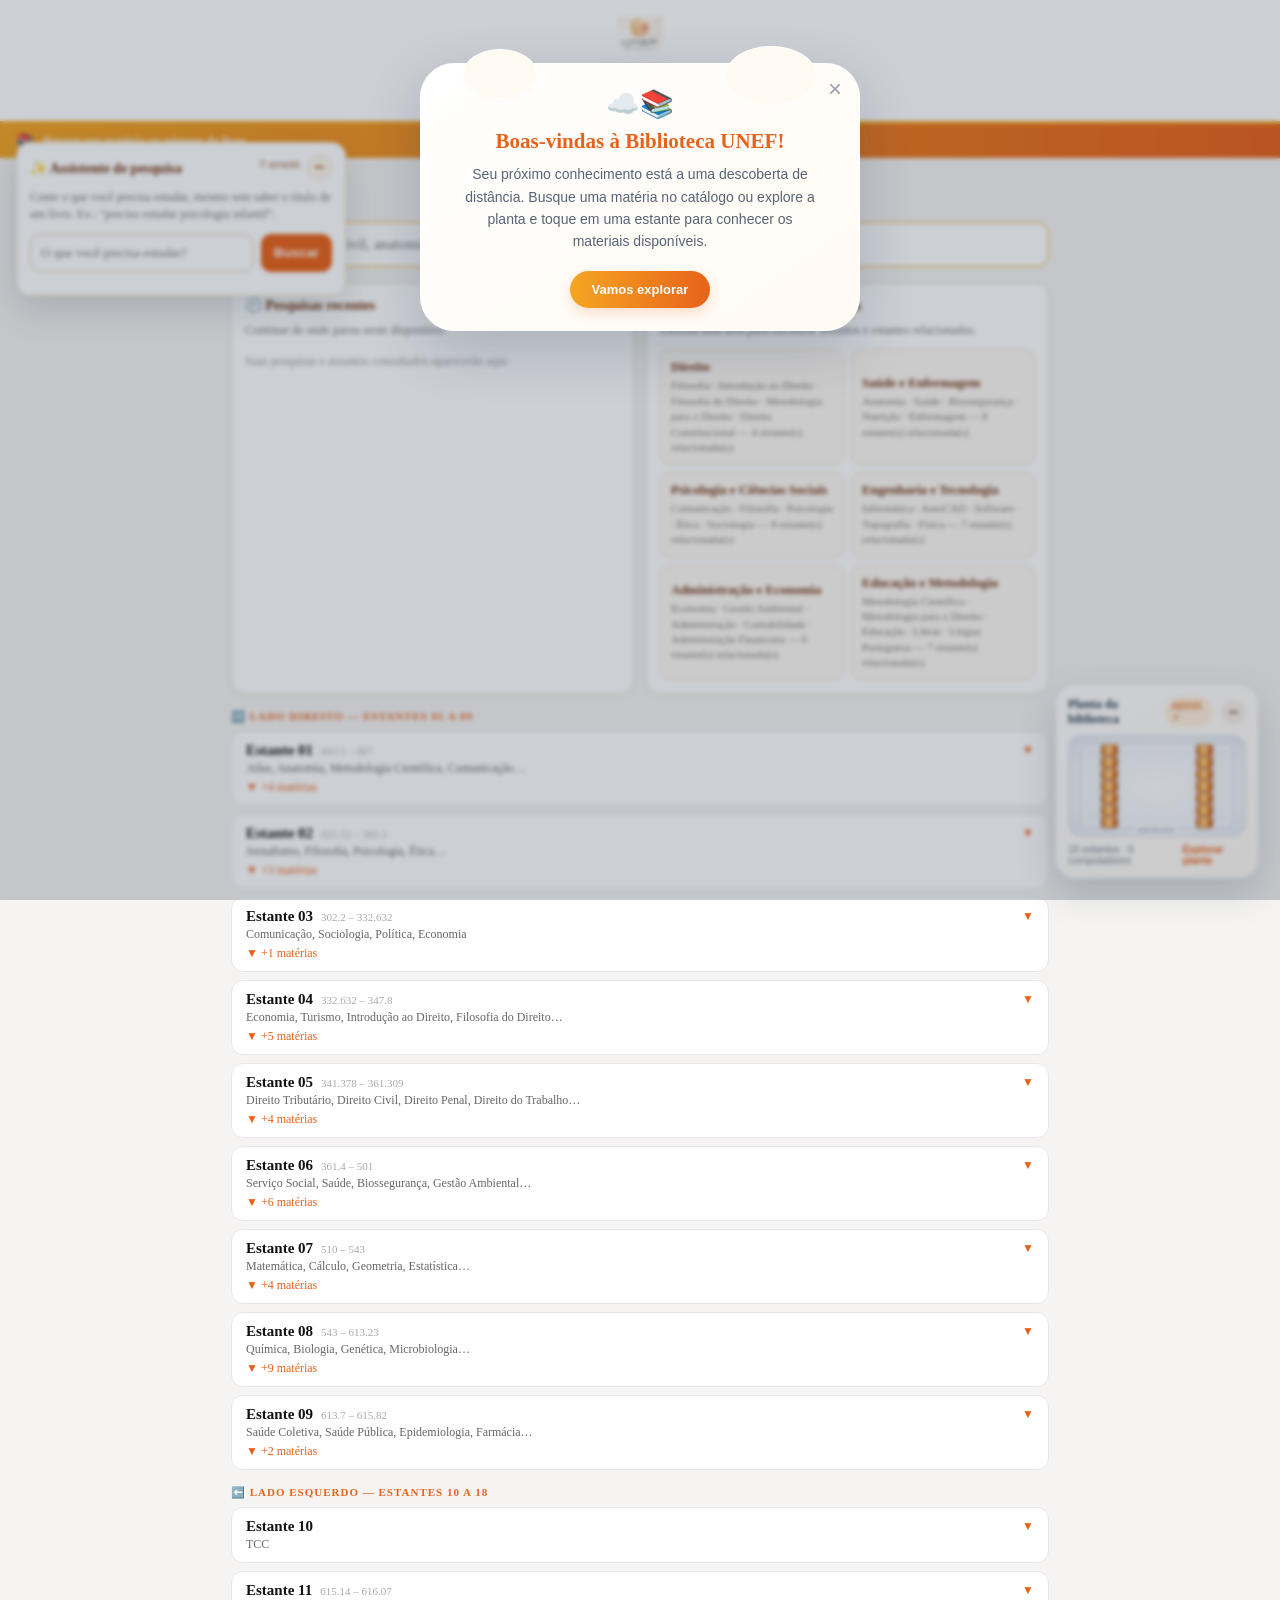
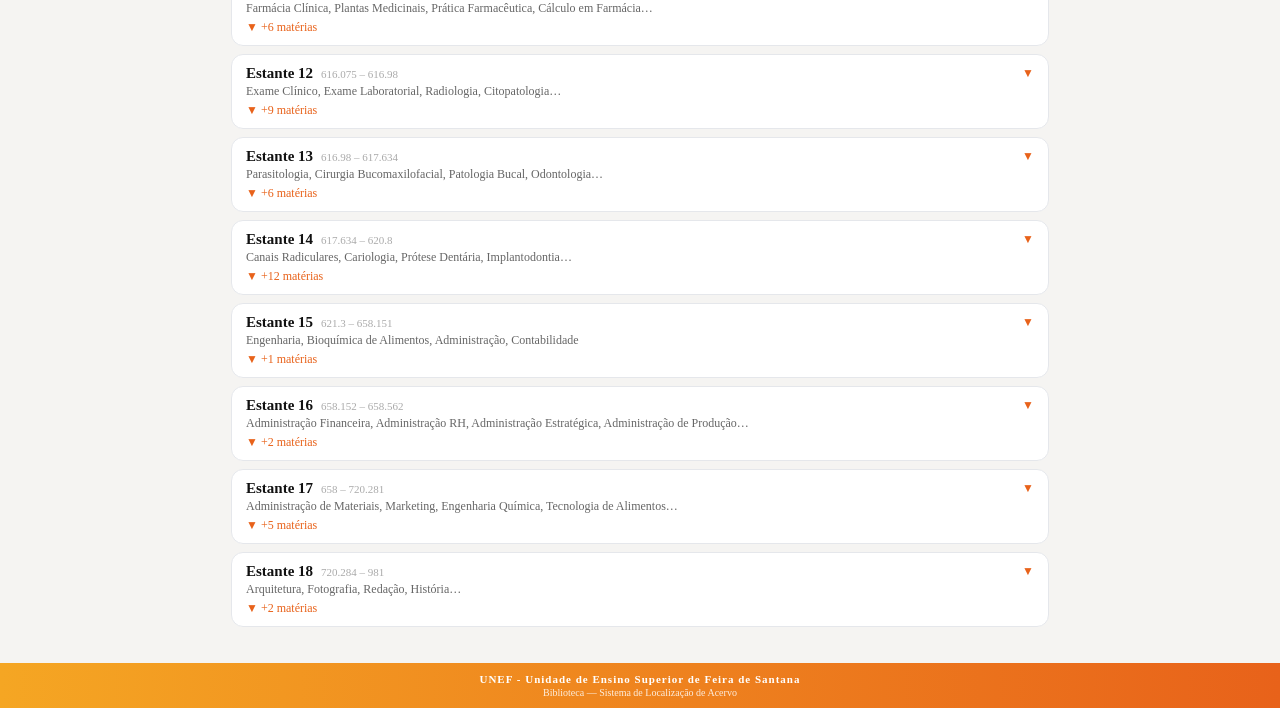
<file: index.html>
<!doctype html><html lang="pt-BR" translate="no" class="notranslate"><head><meta charset="utf-8"><meta name="viewport" content="width=device-width,initial-scale=1"><meta name="google" content="notranslate"><meta name="google" content="notranslate"><title>Biblioteca UNEF — Catálogo e Planta</title>
<style>
:root{--orange:#F5A623;--deep:#E8621A;--gray:#7A7A7A;--bg:#F5F4F2}*{box-sizing:border-box}body{margin:0;background:var(--bg);font-family:Georgia,serif;color:#222;min-height:100vh;display:flex;flex-direction:column}.brand-header{background:#fff;border-bottom:3px solid var(--orange);padding:12px 16px;display:flex;flex-direction:column;align-items:center;gap:6px;box-shadow:0 2px 8px #00000012}.logo{width:44px;height:44px;object-fit:contain}.brand-name{font-size:22px;font-weight:800;letter-spacing:3px;color:var(--deep);line-height:1;text-align:center}.brand-sub{font-size:10px;letter-spacing:1.5px;color:var(--gray);text-transform:uppercase;margin-top:1px;text-align:center}.brand-desc{font-size:10px;color:var(--deep);font-weight:600;margin-top:2px;text-align:center}.orange-strip{background:linear-gradient(90deg,var(--orange),var(--deep));padding:8px 16px;display:flex;align-items:center;gap:8px;color:white;font-size:12px;font-weight:600}.tabs{display:flex;gap:8px;justify-content:center;padding:12px 14px 0;flex-wrap:wrap}.tab{border:1px solid #e5e7eb;border-radius:999px;background:white;color:#7b3b12;padding:9px 16px;font:600 13px Georgia,serif;cursor:pointer}.tab.active{background:var(--deep);color:#fff;border-color:var(--deep)}.view{display:none}.view.active{display:block}.catalog-content{flex:1;padding:16px 16px 28px;max-width:480px;margin:0 auto;width:100%}.search-wrap{position:relative;margin-bottom:16px}.search-icon{position:absolute;left:12px;top:50%;transform:translateY(-50%);font-size:18px;color:#aaa}.search-input{width:100%;padding:13px 40px;font-size:15px;border:1.5px solid var(--orange);border-radius:12px;background:#fff;outline:none;font-family:inherit}.clear{position:absolute;right:12px;top:50%;transform:translateY(-50%);background:none;border:0;font-size:18px;cursor:pointer;color:#aaa}.group-label{font-size:11px;font-weight:700;color:var(--deep);letter-spacing:1px;margin:0 0 8px;text-transform:uppercase}.group-label.second{margin:16px 0 8px}.shelf-card{background:#fff;border:1.5px solid #e5e7eb;border-radius:12px;padding:10px 14px;margin-bottom:8px;cursor:pointer;transition:border .15s}.shelf-card.open,.shelf-card.hit{border:2px solid var(--deep)}.shelf-top{display:flex;align-items:center;justify-content:space-between;gap:8px}.shelf-name{font-size:15px;font-weight:700;color:#111}.range{font-size:11px;color:#aaa}.chevron{font-size:12px;color:var(--deep);font-weight:600}.summary{font-size:12px;color:#666;margin-top:2px;white-space:nowrap;overflow:hidden;text-overflow:ellipsis}.mat-list{font-size:13px;color:#444;margin-top:8px;line-height:1.8}.chip{display:inline-block;background:#FFF0DC;color:#C04A00;border-radius:8px;padding:2px 9px;margin:2px 3px;font-size:12px}.tcc{display:inline-block;background:#FAC775;color:#633806;border-radius:8px;padding:2px 10px;font-weight:600;font-size:12px}.extra{font-size:12px;color:var(--deep);margin-top:4px}.results-count{font-size:13px;color:#888;margin:0 0 10px}.no-results{text-align:center;color:#aaa;padding:32px 0;font-size:15px}.map-wrap{padding:12px;max-width:1500px;margin:0 auto;width:100%;height:calc(100vh - 225px);min-height:650px}.map-frame{width:100%;height:100%;border:0;border-radius:12px;background:#fff;box-shadow:0 2px 12px #00000012}.map-note{font:12px Arial,sans-serif;color:#666;text-align:center;margin:0 12px 12px}.footer{background:linear-gradient(90deg,var(--orange),var(--deep));padding:10px 16px;text-align:center;color:#fff}.footer-main{font-size:11px;letter-spacing:1px;font-weight:700}.footer-sub{font-size:10px;opacity:.85;margin-top:2px}@media(max-width:600px){.map-wrap{height:calc(100vh - 230px);min-height:620px;padding:8px}.tabs{padding-top:10px}.shelf-top{align-items:flex-start}.range{white-space:nowrap}}

/* Interações suaves no catálogo */
.shelf-card{position:relative;overflow:hidden;transform:translateZ(0);transition:transform .22s cubic-bezier(.2,.8,.2,1),box-shadow .22s ease,border-color .22s ease,background .22s ease}
.shelf-card::before{content:"";position:absolute;inset:0 auto 0 0;width:3px;background:linear-gradient(180deg,var(--orange),var(--deep));transform:scaleY(0);transform-origin:center;transition:transform .22s ease}
.shelf-card:hover{transform:translateY(-2px);box-shadow:0 8px 20px #5a351515;border-color:#f3b45b;background:#fffdfa}
.shelf-card:hover::before,.shelf-card.open::before,.shelf-card.hit::before{transform:scaleY(1)}
.shelf-card:active{transform:scale(.995)}
.chip,.tcc,.tab{transition:transform .18s ease,box-shadow .18s ease,background .18s ease}
.chip:hover,.tcc:hover{transform:translateY(-1px);box-shadow:0 3px 8px #c04a001c}
.tab:hover{transform:translateY(-1px);box-shadow:0 4px 12px #e8621a22}
.search-input{transition:box-shadow .2s ease,border-color .2s ease}
.search-input:focus{border-color:var(--deep);box-shadow:0 0 0 4px #f5a62326}
button{transition:transform .18s ease,box-shadow .18s ease,background .18s ease}
button:focus-visible,.shelf-card:focus-visible{outline:3px solid #f5a62380;outline-offset:3px}
@media(prefers-reduced-motion:reduce){*,*::before,*::after{scroll-behavior:auto!important;transition:none!important;animation:none!important}}
/* Planta em janela modal e minimapa flutuante */
#mapView.view{display:none;position:fixed;inset:0;z-index:1000;background:#17283eb8;backdrop-filter:blur(5px);padding:clamp(10px,2.5vw,28px);align-items:center;justify-content:center;opacity:0;pointer-events:none;transition:opacity .22s ease}
#mapView.view.active{display:flex;opacity:1;pointer-events:auto}
#mapView .map-wrap{height:min(88vh,1000px);min-height:0;max-width:1500px;width:min(96vw,1500px);padding:0;position:relative}
#mapView .map-frame{border-radius:18px;box-shadow:0 24px 80px #0004}
#mapView .map-note{display:none}
.map-close{position:absolute;right:12px;top:12px;z-index:4;width:42px;height:42px;border:0;border-radius:50%;background:#fff;color:#243449;font:28px/1 Arial,sans-serif;box-shadow:0 4px 18px #0002;cursor:pointer}
.map-close:hover{background:#fff2df;transform:rotate(4deg) scale(1.04)}
.minimap-launcher{position:fixed;right:22px;bottom:22px;z-index:900;touch-action:pan-y;cursor:grab;user-select:none;-webkit-user-select:none;width:202px;border:1px solid #ffffffd9;border-radius:20px;padding:11px;background:linear-gradient(145deg,#fff 0%,#fffaf3 100%);box-shadow:0 14px 38px #17283e2b, inset 0 1px 0 #fff;cursor:pointer;text-align:left;color:#222;font-family:Georgia,serif;transition:transform .28s cubic-bezier(.2,.8,.2,1),box-shadow .28s ease,width .28s cubic-bezier(.2,.8,.2,1),height .28s cubic-bezier(.2,.8,.2,1),padding .28s ease,border-radius .28s ease,background .28s ease}
.minimap-launcher:hover{transform:translateY(-2px);box-shadow:0 16px 38px #17283e38}.minimap-launcher.dragging{cursor:grabbing;transform:none;transition:box-shadow .12s ease;box-shadow:0 18px 42px #17283e55}.minimap-launcher.dragging *{pointer-events:none}
.minimap-heading{display:flex;align-items:center;justify-content:space-between;gap:8px;margin-bottom:8px}
.minimap-heading strong{font-size:12px;color:#243449;letter-spacing:.1px}
.minimap-heading span{font:10px Arial,sans-serif;color:var(--deep);background:#fff0dc;border-radius:999px;padding:4px 6px}
.minimap-art{position:relative;height:102px;border-radius:13px;overflow:hidden;background:radial-gradient(ellipse at center,#ffffff 0%,#f0f3f6 70%,#e5eaf0 100%);border:1px solid #dfe5ec;box-shadow:inset 0 2px 8px #2434490b}
.minimap-art::before{content:"";position:absolute;inset:8px 12px;border:1px solid #cbd4de;border-radius:7px;box-shadow:inset 0 0 0 4px #ffffff99}.minimap-art::after{content:"ENTRADA";position:absolute;bottom:2px;left:50%;transform:translateX(-50%);font:700 6px Arial,sans-serif;letter-spacing:1px;color:#8c98a5;background:#f6f8fa;padding:1px 4px;border-radius:4px}
.mini-shelf{position:absolute;width:10%;height:12%;border-radius:3px;background:linear-gradient(90deg,#b95b27 0%,#f0a84b 22%,#ffd58a 48%,#e98230 78%,#a94a1d 100%);border:1px solid #b96b34;box-shadow:0 2px 3px #26384a24,inset 0 1px 0 #fff8;transition:transform .2s cubic-bezier(.2,.8,.2,1),filter .2s ease}
.minimap-launcher:hover .mini-shelf{filter:saturate(1.15)}
.mini-shelf.left{left:18%}.mini-shelf.right{right:18%}.minimap-launcher:hover .mini-shelf{transform:scale(1.06)}
.minimap-caption{display:flex;align-items:center;justify-content:space-between;margin-top:7px;font:10px Arial,sans-serif;color:#77808c}
.minimap-caption b{color:#e8621a;font-weight:700}
.minimap-collapse{border:0;background:#f7f0e8;color:#6f4a2b;border-radius:50%;width:25px;height:25px;padding:0;display:inline-flex;align-items:center;justify-content:center;font:700 17px/1 Arial,sans-serif;box-shadow:none;flex:0 0 auto;cursor:pointer}
.minimap-launcher.iconized{width:56px;height:56px;min-height:56px;padding:0;border-radius:50%;display:flex;align-items:center;justify-content:center;text-align:center;background:linear-gradient(145deg,#fff,#fff4e6);box-shadow:0 10px 28px #17283e38;border-color:#fff;overflow:hidden}
.minimap-launcher.iconized:before{content:"🗺️";font-size:25px;animation:miniIconPop .28s cubic-bezier(.2,.8,.2,1) both}
.minimap-launcher.iconized>*{display:none!important}
.minimap-launcher.iconized:hover{transform:scale(1.07)}@keyframes miniIconPop{from{opacity:.3;transform:scale(.7) rotate(-12deg)}to{opacity:1;transform:scale(1) rotate(0)}}
@media(max-width:600px){.minimap-launcher{right:12px;bottom:12px;width:158px;padding:8px}.minimap-art{height:78px}.minimap-heading strong{font-size:11px}#mapView .map-wrap{height:90vh;width:96vw}}


/* Boas-vindas em formato de nuvem */
#welcomeShade{position:fixed;inset:0;z-index:2000;display:flex;align-items:flex-start;justify-content:center;padding:clamp(18px,7vh,70px) 16px 20px;background:rgba(23,40,62,.22);backdrop-filter:blur(2px);animation:welcomeFade .28s ease both}
#welcomeCloud{position:relative;width:min(440px,94vw);padding:27px 25px 22px;border:1px solid #fff;border-radius:34px;background:linear-gradient(145deg,#fff 0%,#fffaf2 100%);box-shadow:0 18px 55px #17283e30;text-align:center;color:#243449;animation:cloudPop .45s cubic-bezier(.2,.8,.2,1) both}
#welcomeCloud:before,#welcomeCloud:after{content:"";position:absolute;background:#fffaf2;border:1px solid #fff;border-radius:50%;z-index:-1}
#welcomeCloud:before{width:72px;height:48px;top:-15px;left:42px;box-shadow:0 2px 5px #17283e05}
#welcomeCloud:after{width:90px;height:58px;top:-18px;right:42px}
#welcomeCloud .welcome-icon{font-size:27px;line-height:1;margin-bottom:10px}
#welcomeCloud h2{margin:0 0 9px;color:#e8621a;font:800 21px/1.25 Georgia,serif}
#welcomeCloud p{margin:0 auto 18px;max-width:350px;color:#586474;font:14px/1.6 Arial,sans-serif}
#welcomeClose{border:0;border-radius:999px;background:linear-gradient(90deg,#f5a623,#e8621a);color:white;padding:11px 22px;font:700 13px Arial,sans-serif;cursor:pointer;box-shadow:0 5px 13px #e8621a30}
#welcomeClose:hover{filter:brightness(1.04);transform:translateY(-1px)}
#welcomeDismiss{position:absolute;top:8px;right:12px;border:0;background:transparent;color:#9aa3ad;font:24px/1 Arial,sans-serif;padding:5px;cursor:pointer}
@keyframes welcomeFade{from{opacity:0}to{opacity:1}}
@keyframes cloudPop{from{opacity:0;transform:translateY(-12px) scale(.94)}to{opacity:1;transform:translateY(0) scale(1)}}
@media(max-width:480px){#welcomeShade{padding-top:52px}#welcomeCloud{padding:25px 19px 20px;border-radius:29px}#welcomeCloud h2{font-size:19px}#welcomeCloud p{font-size:13px}}
@media(prefers-reduced-motion:reduce){#welcomeShade,#welcomeCloud{animation:none}.minimap-launcher,.assistant-panel,.shelf-book,.mini-shelf{transition:none!important}}


/* Recursos de descoberta: histórico, guias e assistente */
.discovery-tools{display:grid;gap:12px;margin:0 0 16px}
.tool-panel{background:#fff;border:1px solid #eadfd3;border-radius:14px;padding:13px;box-shadow:0 2px 8px #00000008}
.tool-heading{display:flex;align-items:center;gap:8px;font-size:14px;font-weight:700;color:#71320e;margin:0 0 8px}
.tool-sub{font-size:12px;color:#777;line-height:1.45;margin:0 0 10px}
.recent-list,.guide-list,.assistant-results{display:grid;gap:7px}
.recent-item,.guide-button,.assistant-go{width:100%;text-align:left;border:1px solid #f0dfcc;background:#fffaf4;color:#66370f;border-radius:10px;padding:9px 10px;font:inherit;cursor:pointer}
.recent-item{font-size:12px;display:flex;align-items:center;justify-content:space-between;gap:8px}
.recent-empty{font-size:12px;color:#999;padding:5px 0}.recent-time{font-size:10px;color:#9a8b7c;font-weight:500}
.guide-button strong,.assistant-go strong{display:block;font-size:13px;color:#6e310f}
.guide-button small,.assistant-go small{display:block;font-size:11px;color:#777;margin-top:3px;line-height:1.4}
.assistant-form{display:flex;gap:7px}
.assistant-input{min-width:0;flex:1;border:1px solid #e7c7a5;border-radius:10px;padding:10px;font:13px Georgia,serif;outline-color:#e8621a}
.assistant-submit{border:0;border-radius:10px;background:#e8621a;color:white;padding:0 13px;font-weight:700;cursor:pointer}
.assistant-results{margin-top:10px}
 .assistant-note{font-size:12px;color:#777;line-height:1.45}
/* Assistente flutuante e reposicionável, sem ocupar espaço do catálogo */
.tool-panel.assistant-panel{position:fixed;top:142px;left:16px;width:min(330px,calc(100vw - 24px));max-height:min(68vh,620px);overflow:auto;z-index:850;box-shadow:0 12px 36px #17283e2b;border:1px solid #f0d8bd;touch-action:pan-y;transform:translateZ(0);transition:width .28s cubic-bezier(.2,.8,.2,1),height .28s cubic-bezier(.2,.8,.2,1),max-height .28s ease,padding .28s ease,border-radius .28s ease,box-shadow .24s ease,opacity .2s ease}
.assistant-panel .tool-heading{cursor:grab;user-select:none;-webkit-user-select:none;touch-action:none;padding:4px 28px 4px 0;position:relative}
.assistant-panel .tool-heading:after{content:"⠿ arraste";position:absolute;right:32px;top:3px;font:10px Arial,sans-serif;color:#a36b40}.assistant-collapse{position:absolute;right:0;top:-1px;width:25px;height:25px;padding:0;border:1px solid #f0dfcc;border-radius:50%;background:#fff7ec;color:#9a4b19;font:700 17px/1 Arial,sans-serif;display:inline-flex;align-items:center;justify-content:center;cursor:pointer;z-index:2;box-shadow:none}.assistant-collapse:hover{background:#ffead0;transform:scale(1.06)}
.assistant-panel.dragging{box-shadow:0 18px 45px #17283e40;opacity:.97}
.assistant-panel.minimized{width:54px;height:54px;min-height:54px;max-height:54px;overflow:hidden;padding:0;border-radius:50%;display:flex;align-items:center;justify-content:center;background:linear-gradient(145deg,#fff,#fff4e6);box-shadow:0 10px 28px #17283e38;cursor:pointer;border-color:#fff}
.assistant-panel.minimized .tool-sub,.assistant-panel.minimized .assistant-form,.assistant-panel.minimized .assistant-results{display:none}
.assistant-panel.minimized .tool-heading{margin:0;padding:0;width:100%;height:100%;display:flex;align-items:center;justify-content:center;cursor:grab;font-size:0;line-height:0}
.assistant-panel.minimized .tool-heading:before{content:"🔎";font-size:25px;line-height:1}
.assistant-panel.minimized .tool-heading:after,.assistant-panel.minimized .assistant-collapse{display:none}
.assistant-correct{border:1px solid #f3d1a8;border-radius:9px;background:#fff8ec;padding:9px;margin:6px 0;font:12px/1.45 Arial,sans-serif;color:#64421f}
.assistant-correct button{border:0;background:transparent;color:#c45112;font-weight:700;text-decoration:underline;cursor:pointer;padding:2px}
.assistant-correct .correct-label{display:block;color:#8b7a68;margin-bottom:3px}
@media(max-width:600px){.tool-panel.assistant-panel{top:116px;left:8px;width:min(300px,calc(100vw - 16px));max-height:56vh;padding:11px}.assistant-panel.minimized{width:50px;height:50px;min-height:50px;max-height:50px;padding:0}.assistant-panel .tool-heading:after{content:"⠿ mover"}.assistant-panel.minimized .tool-heading:after,.assistant-panel.minimized .assistant-collapse{display:none}}
@media(min-width:800px){.catalog-content{max-width:850px}.discovery-tools{grid-template-columns:1fr 1fr}.tool-panel.assistant-panel{grid-column:1/-1}.guide-list{grid-template-columns:1fr 1fr}}

</style></head><body>
<div id="welcomeShade" role="dialog" aria-modal="true" aria-labelledby="welcomeTitle" aria-describedby="welcomeText">
  <div id="welcomeCloud">
    <button id="welcomeDismiss" type="button" aria-label="Fechar mensagem de boas-vindas">×</button>
    <div class="welcome-icon" aria-hidden="true">☁️📚</div>
    <h2 id="welcomeTitle">Boas-vindas à Biblioteca UNEF!</h2>
    <p id="welcomeText">Seu próximo conhecimento está a uma descoberta de distância. Busque uma matéria no catálogo ou explore a planta e toque em uma estante para conhecer os materiais disponíveis.</p>
    <button id="welcomeClose" type="button">Vamos explorar</button>
  </div>
</div>
<header class="brand-header"><img class="logo" src="[data-uri]" alt="Logo UNEF"><div><div class="brand-name">UNEF</div><div class="brand-sub">Centro Universitário</div><div class="brand-desc">Biblioteca · Localizador de Livros</div></div></header>
<div class="orange-strip"><span style="font-size:15px">📚</span><span id="stripText">Busque por matéria ou número do livro</span></div>
<nav class="tabs" aria-label="Navegação da biblioteca"><button class="tab active" id="catalogTab" type="button">📚 Catálogo por estante</button><button class="tab" id="mapTab" type="button">🗺️ Planta interativa</button></nav>
<section class="view active" id="catalogView"><main class="catalog-content"><div class="search-wrap"><span class="search-icon">🔍</span><input id="catalogSearch" class="search-input" type="text" placeholder="Ex: direito civil, anatomia, 616.5..." aria-label="Buscar matéria ou número do livro"><button id="catalogClear" class="clear" style="display:none" aria-label="Limpar busca">✕</button></div><div class="discovery-tools" aria-label="Recursos de pesquisa">
<section class="tool-panel" aria-labelledby="recentHeading"><h2 class="tool-heading" id="recentHeading">🕘 Pesquisas recentes</h2><p class="tool-sub">Continue de onde parou neste dispositivo.</p><div id="recentSearches" class="recent-list"><div class="recent-empty">Suas pesquisas aparecerão aqui.</div></div></section>
<section class="tool-panel" aria-labelledby="guidesHeading"><h2 class="tool-heading" id="guidesHeading">🎓 Guias de estudo por disciplina</h2><p class="tool-sub">Escolha uma área para encontrar assuntos e estantes relacionados.</p><div id="studyGuides" class="guide-list"></div></section>
<section class="tool-panel assistant-panel" id="assistantPanel" aria-labelledby="assistantHeading"><h2 class="tool-heading" id="assistantHeading" title="Segure e arraste para mover">✨ Assistente de pesquisa<button type="button" class="assistant-collapse" id="assistantCollapse" aria-label="Recolher assistente de pesquisa" title="Recolher">−</button></h2><p class="tool-sub">Conte o que você precisa estudar, mesmo sem saber o título de um livro. Ex.: “preciso estudar psicologia infantil”.</p><form id="assistantForm" class="assistant-form"><input id="assistantInput" class="assistant-input" type="search" placeholder="O que você precisa estudar?" aria-label="Descreva o assunto que deseja pesquisar"><button class="assistant-submit" type="submit">Buscar</button></form><div id="assistantResults" class="assistant-results" aria-live="polite"></div></section>
</div><div id="catalogResults"></div></main></section>
<section class="view" id="mapView" aria-label="Planta interativa para consulta"><div class="map-wrap"><button type="button" class="map-close" id="mapClose" aria-label="Fechar planta">×</button><iframe id="mapFrame" class="map-frame" title="Planta interativa da biblioteca" loading="eager"></iframe></div><p class="map-note">Explore a planta, selecione uma estante e consulte os assuntos relacionados. O modo de edição administrativa está desativado nesta versão pública.</p></section>

<div class="minimap-launcher" id="minimapLauncher" role="button" tabindex="0" aria-label="Abrir planta interativa da biblioteca">
  <div class="minimap-heading"><strong>Planta da biblioteca</strong><span>ABRIR ↗</span><button type="button" class="minimap-collapse" id="minimapCollapse" aria-label="Recolher planta" title="Recolher em ícone">−</button></div>
  <div class="minimap-art" aria-hidden="true">
    <i class="mini-shelf left" style="top:8%"></i><i class="mini-shelf left" style="top:20%"></i><i class="mini-shelf left" style="top:32%"></i><i class="mini-shelf left" style="top:44%"></i><i class="mini-shelf left" style="top:56%"></i><i class="mini-shelf left" style="top:68%"></i><i class="mini-shelf left" style="top:80%"></i>
    <i class="mini-shelf right" style="top:8%"></i><i class="mini-shelf right" style="top:20%"></i><i class="mini-shelf right" style="top:32%"></i><i class="mini-shelf right" style="top:44%"></i><i class="mini-shelf right" style="top:56%"></i><i class="mini-shelf right" style="top:68%"></i><i class="mini-shelf right" style="top:80%"></i>
  </div>
  <div class="minimap-caption"><span>18 estantes · 6 computadores</span><b>Explorar planta</b></div>
</div>

<footer class="footer"><div class="footer-main">UNEF - Unidade de Ensino Superior de Feira de Santana</div><div class="footer-sub">Biblioteca — Sistema de Localização de Acervo</div></footer>
<script>
const estantes=[{"num": "01", "lado": "Direito", "materias": ["Atlas", "Anatomia", "Metodologia Científica", "Comunicação", "Informática", "AutoCAD", "Software"], "range": "003.5 – 007"}, {"num": "02", "lado": "Direito", "materias": ["Jornalismo", "Filosofia", "Psicologia", "Ética", "Sociologia", "Comunicação"], "range": "025.52 – 302.2"}, {"num": "03", "lado": "Direito", "materias": ["Comunicação", "Sociologia", "Política", "Economia"], "range": "302.2 – 332.632"}, {"num": "04", "lado": "Direito", "materias": ["Economia", "Turismo", "Introdução ao Direito", "Filosofia do Direito", "Metodologia para o Direito", "Direito Constitucional", "Direito Administrativo", "Direito Ambiental"], "range": "332.632 – 347.8"}, {"num": "05", "lado": "Direito", "materias": ["Direito Tributário", "Direito Civil", "Direito Penal", "Direito do Trabalho", "Arbitragem", "Educação", "Serviço Social"], "range": "341.378 – 361.309"}, {"num": "06", "lado": "Direito", "materias": ["Serviço Social", "Saúde", "Biossegurança", "Gestão Ambiental", "Educação", "Teologia", "Libras", "Língua Portuguesa", "Línguas Estrangeiras"], "range": "361.4 – 501"}, {"num": "07", "lado": "Direito", "materias": ["Matemática", "Cálculo", "Geometria", "Estatística", "Topografia", "Física", "Química"], "range": "510 – 543"}, {"num": "08", "lado": "Direito", "materias": ["Química", "Biologia", "Genética", "Microbiologia", "Histologia", "Bioquímica", "Biofísica", "Nutrição", "Embriologia", "Enfermagem", "Anatomia", "Desenho para Engenharia"], "range": "543 – 613.23"}, {"num": "09", "lado": "Direito", "materias": ["Saúde Coletiva", "Saúde Pública", "Epidemiologia", "Farmácia", "Fisioterapia"], "range": "613.7 – 615.82"}, {"num": "10", "lado": "Esquerdo", "materias": ["TCC"], "range": null}, {"num": "11", "lado": "Esquerdo", "materias": ["Farmácia Clínica", "Plantas Medicinais", "Prática Farmacêutica", "Cálculo em Farmácia", "Fisioterapia", "Toxicologia", "Exercícios Aquáticos", "Virologia", "Patologia"], "range": "615.14 – 616.07"}, {"num": "12", "lado": "Esquerdo", "materias": ["Exame Clínico", "Exame Laboratorial", "Radiologia", "Citopatologia", "Imunologia", "Mamografia", "Hematologia", "Urologia", "Avaliação Muscoesquelética", "Técnica Laboratorial", "Gestalt", "Parasitologia"], "range": "616.075 – 616.98"}, {"num": "13", "lado": "Esquerdo", "materias": ["Parasitologia", "Cirurgia Bucomaxilofacial", "Patologia Bucal", "Odontologia", "Odontologia Restauradora", "Saúde Bucal", "Radiologia Odontológica", "Periodontia Clínica", "Endodontia"], "range": "616.98 – 617.634"}, {"num": "14", "lado": "Esquerdo", "materias": ["Canais Radiculares", "Cariologia", "Prótese Dentária", "Implantodontia", "Materiais Dentários", "Citopatologia", "Introdução à Engenharia", "Resistência dos Materiais", "Estática", "Mecânica Vetorial", "Engenharia dos Materiais", "Ergonomia", "Eletrotécnica", "Eletricidade para Engenharia", "Acústica"], "range": "617.634 – 620.8"}, {"num": "15", "lado": "Esquerdo", "materias": ["Engenharia", "Bioquímica de Alimentos", "Administração", "Contabilidade"], "range": "621.3 – 658.151"}, {"num": "16", "lado": "Esquerdo", "materias": ["Administração Financeira", "Administração RH", "Administração Estratégica", "Administração de Produção", "Tecnologia da Informação"], "range": "658.152 – 658.562"}, {"num": "17", "lado": "Esquerdo", "materias": ["Administração de Materiais", "Marketing", "Engenharia Química", "Tecnologia de Alimentos", "Técnicas de Construção", "Instalações", "Arte", "Arquitetura"], "range": "658 – 720.281"}, {"num": "18", "lado": "Esquerdo", "materias": ["Arquitetura", "Fotografia", "Redação", "História", "Geografia"], "range": "720.284 – 981"}];
const mapDocument="\u003c!doctype html\u003e\n\u003chtml lang=\"pt-BR\" translate=\"no\" class=\"notranslate\"\u003e\n\u003chead\u003e\n\u003cmeta charset=\"utf-8\"\u003e\n\u003cmeta name=\"viewport\" content=\"width=device-width, initial-scale=1\"\u003e\u003cmeta name=\"google\" content=\"notranslate\"\u003e\n\u003ctitle\u003eMapa Interativo da Biblioteca\u003c/title\u003e\n\u003cstyle\u003e\n:root{font-family:Inter,system-ui,-apple-system,Segoe UI,Roboto,Arial,sans-serif;color:#202936;background:#f5f7fa}\n*{box-sizing:border-box}body{margin:0}header{background:#17283e;color:white;padding:22px clamp(16px,4vw,42px);box-shadow:0 3px 15px #10203022}\nheader h1{margin:0;font-size:clamp(1.4rem,3vw,2rem)}header p{margin:7px 0 0;color:#cbd7e6}\nmain{max-width:1200px;margin:auto;padding:22px 16px 44px}.toolbar{display:flex;flex-wrap:wrap;gap:9px;margin-bottom:14px}\nbutton,select,input{font:inherit}button{border:1px solid #d1d9e3;background:white;color:#26374b;border-radius:9px;padding:10px 13px;cursor:pointer;transition:transform .18s,box-shadow .18s,background .18s}\nbutton:hover{transform:translateY(-2px);box-shadow:0 5px 13px #14253a18}button.primary{background:#2463eb;color:white;border-color:#2463eb}button.danger{color:#b42318}\n.statusline{display:flex;justify-content:space-between;gap:12px;flex-wrap:wrap;font-size:.88rem;color:#65748a;margin:8px 0 14px}\n.layout{display:grid;grid-template-columns:minmax(0,1.6fr) minmax(270px,.8fr);gap:18px;align-items:start}\n.card{background:white;border:1px solid #e0e6ee;border-radius:15px;padding:16px;box-shadow:0 4px 18px #17283e08}\n.card h2{font-size:1.05rem;margin:0 0 12px}.room-wrap{width:100%;max-width:760px;margin:auto}\n.room{position:relative;width:100%;aspect-ratio:1;overflow:hidden;border:5px solid #68717c;border-radius:5px;background-color:#f2f0e8;background-image:linear-gradient(#dcd9d0 1px,transparent 1px),linear-gradient(90deg,#dcd9d0 1px,transparent 1px);background-size:5% 5%;touch-action:none}\n.obj{transition:left .16s ease,top .16s ease,box-shadow .18s ease,transform .18s ease,background .18s ease;}.obj:hover{transform:translateY(-2px);box-shadow:0 8px 22px #17283e30;filter:brightness(1.04)}.obj{position:absolute;display:flex;align-items:center;justify-content:center;flex-direction:column;min-width:8px;min-height:8px;overflow:hidden;border:1px solid #986b43;border-radius:5px;background:linear-gradient(90deg,#87512e 0%,#dca96d 13%,#f2d6a5 42%,#d9a365 72%,#8c542e 100%);color:#422a18;font-weight:800;user-select:none;touch-action:none;cursor:grab;transition:box-shadow .22s cubic-bezier(.2,.8,.2,1),filter .22s ease,background-color .22s ease,transform .22s cubic-bezier(.2,.8,.2,1);transform-origin:center;box-shadow:inset 2px 0 2px #fff7,inset -2px 0 3px #5b351c44,0 2px 3px #17283e25}\n.obj.pc{background:linear-gradient(145deg,#e6f0f3,#9dbac3);border-color:#66838c;color:#243d46;box-shadow:inset 0 1px 0 #fff9,0 3px 6px #17283e24}\n.obj:hover{transform:scale(1.07);filter:brightness(1.08);box-shadow:0 5px 13px #0003;z-index:150!important}\n.obj.pc:hover{background:linear-gradient(145deg,#d7f1f8,#83c4d4)}.obj.shelf:hover{background:linear-gradient(90deg,#9b5b31,#f3cb8d 40%,#d9a365 78%,#87512e)}.obj.shelf:before{content:\"\";position:absolute;left:5%;top:8%;bottom:8%;width:7%;border-radius:2px;background:linear-gradient(90deg,#6d3d22,#c78b4d);box-shadow:1px 0 1px #fff6}.obj.shelf span{position:relative;z-index:1;text-shadow:0 1px 0 #fff7}.obj.shelf small{position:relative;z-index:1;color:#65452b;font-weight:700;letter-spacing:.2px}\n.obj.selected{outline:2px solid #2674d9;outline-offset:1px;z-index:100!important;box-shadow:0 0 0 3px #2674d933}\n.obj span{font-size:clamp(9px,1.25vw,14px)}.obj small{font-size:clamp(7px,.85vw,10px);font-weight:500}\n.handle{position:absolute;right:-4px;bottom:-4px;width:13px;height:13px;background:#2674d9;border:2px solid white;border-radius:3px;cursor:nwse-resize;touch-action:none;z-index:5}\n.help{font-size:.85rem;color:#68778b;line-height:1.5;margin:12px 0 0}\n.field{display:flex;justify-content:space-between;align-items:center;gap:10px;margin:12px 0}.field label{font-size:.9rem;color:#46566b}.field input,.field select{width:110px;max-width:48%;padding:8px;border:1px solid #cfd8e3;border-radius:8px;background:white;color:#26374b}\n.note{font-size:.82rem;color:#64748b;line-height:1.5;margin-top:14px}.shelf-info{margin-top:18px;padding:14px;border:1px solid #dce5ef;border-radius:12px;background:#f8fafc}.shelf-info h3{margin:0 0 5px;font-size:1rem}.range{margin:0 0 12px;color:#64748b;font-size:.86rem}.subjects{display:flex;flex-wrap:wrap;gap:7px}.subject{background:#e8f0ff;color:#244a86;border:1px solid #d4e2ff;border-radius:999px;padding:6px 9px;font-size:.82rem}.empty-info{color:#64748b;font-size:.9rem;line-height:1.5}.obj.search-hit{outline:3px solid #ea7b18;outline-offset:2px;filter:brightness(1.08);box-shadow:0 0 0 5px #ea7b1826}.obj.search-dim{opacity:.3}.result-chip{display:flex;flex-direction:column;gap:4px;text-align:left;background:#fff;border:1px solid #e2e8f0;border-radius:10px;padding:10px 12px;min-width:145px}.result-chip strong{color:#17283e}.result-chip small{color:#64748b}.admin-only{display:none}.admin-mode .admin-only{display:inline-flex}.admin-mode #editFields{display:block}.student-mode #editFields{display:none}.student-mode #delete,.student-mode #apply,.student-mode #center{display:none}.student-mode .handle{display:none}.student-mode .obj{transition:left .16s ease,top .16s ease,box-shadow .18s ease,transform .18s ease,background .18s ease;}.obj:hover{transform:translateY(-2px);box-shadow:0 8px 22px #17283e30;filter:brightness(1.04)}.obj{cursor:pointer}\n.book-overlay{position:fixed;inset:0;display:none;align-items:center;justify-content:center;padding:22px;background:rgba(15,23,42,.62);backdrop-filter:blur(5px);z-index:1000;perspective:1400px}\n.book-overlay.open{display:flex}\n.book-shell{position:relative;width:min(900px,96vw);min-height:400px;max-height:min(760px,88vh);display:grid;grid-template-columns:1fr 1fr;transform-style:preserve-3d;filter:drop-shadow(0 24px 36px rgba(0,0,0,.28))}\n.book-page{position:relative;background:linear-gradient(110deg,#fffdf7,#fff);padding:clamp(22px,4vw,44px);overflow:auto;min-height:400px;max-height:min(760px,88vh);border:1px solid #e7dfcf}\n.book-page.left{border-radius:18px 3px 3px 18px;box-shadow:inset -16px 0 22px -22px #6b6255}\n.book-page.right{border-radius:3px 18px 18px 3px;box-shadow:inset 16px 0 22px -22px #6b6255}\n.book-page h2{font-family:Georgia,serif;color:#243b53;font-size:clamp(1.35rem,3vw,2rem);margin:0 0 10px}\n.book-page .book-kicker{text-transform:uppercase;letter-spacing:.14em;color:#9a7848;font-size:.72rem;font-weight:800}\n.book-page .book-range{color:#667085;font-size:.9rem;margin:0 0 22px}\n.book-page .book-subjects{display:flex;flex-wrap:wrap;gap:9px}\n.book-page .subject{background:#f2eadb;color:#5f492b;border-color:#e4d5bb;padding:8px 11px;border-radius:5px}\n.book-close{position:absolute;right:12px;top:12px;z-index:3;border:0;border-radius:999px;background:#f3f4f6;color:#334155;width:38px;height:38px;font-size:1.4rem;cursor:pointer}\n.book-page.left:after{content:\"\";position:absolute;right:0;top:0;bottom:0;width:2px;background:linear-gradient(90deg,rgba(70,50,25,.18),rgba(255,255,255,.8))}\n.book-overlay.open .book-shell{animation:bookAppear .65s cubic-bezier(.2,.8,.2,1) both;transform-origin:center}\n@keyframes bookAppear{0%{opacity:0;transform:rotateY(-18deg) scale(.78) translateY(22px)}55%{opacity:1;transform:rotateY(5deg) scale(1.025)}100%{opacity:1;transform:rotateY(0) scale(1)}}\n@media(max-width:620px){.book-shell{grid-template-columns:1fr;max-height:86vh;overflow:auto}.book-page{min-height:0;max-height:none;padding:24px}.book-page.left{border-radius:14px 14px 2px 2px}.book-page.right{border-radius:2px 2px 14px 14px}.book-page.left:after{display:none}.book-close{position:fixed;right:25px;top:25px}}\n@media(prefers-reduced-motion:reduce){.book-overlay.open .book-shell{animation:none}}\n@media(max-width:850px){.layout{grid-template-columns:1fr}.room-wrap{max-width:680px}}\n@media(prefers-reduced-motion:reduce){*,*::before,*::after{transition:none!important}}\n\n/* Modo aluno: planta somente para consulta */\n#editor,#editPanel,#editorPanel,.editor,.editor-panel,.admin-panel,\n[data-editor-only],.edit-only,.editing-tools,#save,#reset,#add,#delete,\n#addObject,#saveLayout,#resetLayout,#editMode,#adminControls,\nbutton[onclick*=\"save\"],button[onclick*=\"reset\"],button[onclick*=\"delete\"],\nbutton[onclick*=\"addObject\"],button[onclick*=\"toggleEdit\"]{display:none!important}\nbody.student-mode .edit-controls{display:none!important}\n\n/* Versão pública: somente consulta, sem modo administrador. */\nbody.student-mode #save, body.student-mode #load, body.student-mode #export,\nbody.student-mode #reset, body.student-mode #add, body.student-mode #delete,\nbody.student-mode #apply, body.student-mode #center, body.student-mode #editFields,\nbody.student-mode #add, body.student-mode #save, body.student-mode #load,\nbody.student-mode #export, body.student-mode #reset, body.student-mode #delete,\nbody.student-mode .handle, body.student-mode .admin-only { display:none !important; }\nbody.student-mode .obj { cursor:pointer !important; }\n\n/* Explorador visual de estantes: animação de aproximação e lombadas interativas */\n.book-overlay{z-index:1000;perspective:1200px}\n.shelf-explorer{position:relative;width:min(1050px,96vw);max-height:90vh;overflow:auto;padding:clamp(20px,4vw,42px);border-radius:22px;background:linear-gradient(145deg,#fffdf8,#f7eee0);box-shadow:0 28px 90px #0006;border:1px solid #ffffffb5;animation:shelfZoomIn .38s cubic-bezier(.2,.8,.2,1) both}\n@keyframes shelfZoomIn{from{opacity:0;transform:translateY(24px) scale(.76)}to{opacity:1;transform:translateY(0) scale(1)}}\n.explorer-heading{padding-right:42px}.explorer-heading h2{margin:5px 0 4px;font-size:clamp(25px,4vw,36px);color:#9b4217}.book-range{margin:0;color:#8b6a4e;font-size:14px}.explorer-help{margin:10px 0 18px;color:#65594e;font-size:14px}\n.bookshelf-scene{padding:12px 12px 0;background:linear-gradient(90deg,#b56b35,#e6ae6b 8%,#c98548 50%,#e6ae6b 92%,#9d5427);border-radius:12px 12px 4px 4px;box-shadow:inset 0 5px 10px #67361245,0 12px 22px #623c211f}\n.bookshelf-top{height:12px;background:linear-gradient(#f2c18a,#a75f2e);border-radius:5px 5px 0 0;margin:-2px -2px 10px;box-shadow:0 3px 4px #65381955}\n.bookshelf-books{display:flex;align-items:stretch;gap:5px;min-height:205px;overflow-x:auto;padding:5px 4px 0;scrollbar-width:thin;scroll-snap-type:x proximity}\n.shelf-book{position:relative;flex:0 0 clamp(78px,10vw,112px);min-height:190px;border:1px solid #ffffff22;border-radius:7px 5px 3px 3px;padding:17px 9px 15px;color:#fff9e9;font:700 12px/1.4 Georgia,serif;text-align:center;cursor:pointer;display:flex;align-items:center;justify-content:center;box-shadow:inset 5px 0 5px #ffffff28,inset -5px 0 6px #0003,2px 2px 3px #60361666,0 5px 10px #3a271d20;transition:transform .24s cubic-bezier(.2,.8,.2,1),filter .24s,box-shadow .24s;scroll-snap-align:start;overflow-wrap:anywhere;text-shadow:0 1px 1px #0004}\n.shelf-book:nth-child(6n+1){background:linear-gradient(90deg,#245044,#347661 35%,#1e493e)}.shelf-book:nth-child(6n+2){background:linear-gradient(90deg,#8b3f2d,#bd6548 35%,#783523)}.shelf-book:nth-child(6n+3){background:linear-gradient(90deg,#29456e,#496e9c 35%,#213b60)}.shelf-book:nth-child(6n+4){background:linear-gradient(90deg,#9a6b1e,#c69a40 35%,#805719)}.shelf-book:nth-child(6n+5){background:linear-gradient(90deg,#5b3d71,#8763a0 35%,#49315c)}.shelf-book:nth-child(6n){background:linear-gradient(90deg,#47545b,#74848a 35%,#3a464c)}\n.shelf-book:before{content:\"\";position:absolute;top:0;bottom:0;left:0;width:8px;background:linear-gradient(90deg,#0005,#ffffff30 45%,#0002);border-right:1px solid #ffffff22}.shelf-book:after{content:\"\";position:absolute;left:13px;right:9px;top:13px;height:2px;background:#fff7;box-shadow:0 4px 0 #fff3,0 8px 0 #fff2;opacity:.85}.shelf-book:hover,.shelf-book:focus-visible{transform:translateY(-9px) rotate(-1deg);filter:brightness(1.12);outline:2px solid #fff3cf;outline-offset:1px;box-shadow:inset 5px 0 5px #ffffff28,0 14px 20px #0003}.shelf-book.active{transform:translateY(-10px);box-shadow:0 0 0 3px #f5a623,inset 4px 0 4px #ffffff24,0 10px 16px #0003;filter:brightness(1.14)}\n.bookshelf-plank{height:17px;margin:0 -12px;background:linear-gradient(#e2ad72,#a45c2d 55%,#77401f);box-shadow:0 5px 7px #60371966;border-radius:0 0 5px 5px}\n.selected-book-info{margin-top:18px;min-height:52px;padding:14px 16px;border:1px solid #ead7bc;border-radius:12px;background:#fffaf1;color:#5b4737;font-size:14px;line-height:1.5}.selected-book-info strong{color:#9b4217}.explorer-footer{display:flex;justify-content:space-between;gap:12px;flex-wrap:wrap;margin-top:14px;color:#8b7865;font-size:12px}.empty-info{color:#7c6b5b;padding:25px;text-align:center;flex:1}\n@media(max-width:600px){.shelf-explorer{width:96vw;max-height:92vh;padding:20px 14px;border-radius:18px}.bookshelf-books{min-height:165px;gap:4px}.shelf-book{flex-basis:82px;min-height:155px;font-size:11px;padding:10px 6px}.explorer-footer{font-size:11px}.book-close{position:sticky;float:right;top:0;z-index:2}}\n\u003c/style\u003e\n\u003c/head\u003e\n\u003cbody\u003e\n\u003cheader\u003e\u003ch1\u003eMapa da Biblioteca\u003c/h1\u003e\u003cp\u003eEncontre matérias, explore as estantes e consulte o acervo.\u003c/p\u003e\u003c/header\u003e\n\u003cmain\u003e\n\u003cdiv class=\"toolbar\"\u003e\n\u003cinput id=\"search\" type=\"search\" placeholder=\"Buscar matéria ou número da estante…\" aria-label=\"Buscar matéria ou estante\" style=\"flex:1;min-width:230px;padding:11px 13px;border:1px solid #cfd8e3;border-radius:9px\"\u003e\n\u003cbutton class=\"primary\" id=\"searchBtn\"\u003eBuscar\u003c/button\u003e\n\u003cbutton id=\"clearSearch\"\u003eLimpar busca\u003c/button\u003e\n\u003cbutton class=\"primary admin-only\" id=\"add\"\u003e＋ Adicionar estante\u003c/button\u003e\n\u003cbutton class=\"primary\" id=\"save\"\u003eSalvar layout\u003c/button\u003e\n\u003cbutton id=\"load\"\u003eCarregar salvo\u003c/button\u003e\n\u003cbutton id=\"export\"\u003eExportar JSON\u003c/button\u003e\n\u003cbutton id=\"reset\"\u003eRestaurar planta original\u003c/button\u003e\n\u003c/div\u003e\n\u003cdiv class=\"statusline\"\u003e\u003cspan id=\"count\"\u003e24 objetos\u003c/span\u003e\u003cspan id=\"status\" role=\"status\"\u003ePesquise uma matéria ou selecione uma estante.\u003c/span\u003e\u003c/div\u003e\u003csection class=\"card\" id=\"resultsCard\" style=\"margin-bottom:16px;display:none\"\u003e\u003ch2\u003eResultados da busca\u003c/h2\u003e\u003cdiv id=\"results\" class=\"subjects\"\u003e\u003c/div\u003e\u003c/section\u003e\n\u003cdiv class=\"layout\"\u003e\n\u003csection class=\"card\"\u003e\u003ch2\u003eExplore a planta\u003c/h2\u003e\u003cdiv class=\"room-wrap\"\u003e\u003cdiv id=\"room\" class=\"room\" aria-label=\"Planta interativa para consulta\"\u003e\u003c/div\u003e\u003c/div\u003e\u003cp class=\"help\"\u003eClique em uma estante para consultar as matérias disponíveis. A planta está em modo somente leitura.\u003c/p\u003e\u003c/section\u003e\n\u003caside class=\"card\"\u003e\u003ch2\u003eDetalhes da seleção\u003c/h2\u003e\n\u003cdiv class=\"field admin-only\"\u003e\u003clabel for=\"object\"\u003eObjeto selecionado\u003c/label\u003e\u003cselect id=\"object\"\u003e\u003c/select\u003e\u003c/div\u003e\u003cp id=\"detail\" class=\"help\"\u003e\u003c/p\u003e\u003csection id=\"shelfInfo\" class=\"shelf-info\" aria-live=\"polite\"\u003e\u003ch3 id=\"shelfTitle\"\u003eInformações da estante\u003c/h3\u003e\u003cp id=\"shelfRange\" class=\"range\"\u003e\u003c/p\u003e\u003cdiv id=\"subjects\" class=\"subjects\"\u003e\u003c/div\u003e\u003c/section\u003e\n\u003cdiv id=\"editFields\"\u003e\u003cdiv class=\"field\"\u003e\u003clabel for=\"x\"\u003ePosição horizontal (%)\u003c/label\u003e\u003cinput id=\"x\" type=\"number\" min=\"0\" max=\"100\" step=\".5\"\u003e\u003c/div\u003e\n\u003cdiv class=\"field\"\u003e\u003clabel for=\"y\"\u003ePosição vertical (%)\u003c/label\u003e\u003cinput id=\"y\" type=\"number\" min=\"0\" max=\"100\" step=\".5\"\u003e\u003c/div\u003e\n\u003cdiv class=\"field\"\u003e\u003clabel for=\"w\"\u003eLargura (%)\u003c/label\u003e\u003cinput id=\"w\" type=\"number\" min=\"2\" max=\"100\" step=\".5\"\u003e\u003c/div\u003e\n\u003cdiv class=\"field\"\u003e\u003clabel for=\"h\"\u003eAltura (%)\u003c/label\u003e\u003cinput id=\"h\" type=\"number\" min=\"2\" max=\"100\" step=\".5\"\u003e\u003c/div\u003e\n\u003cdiv class=\"toolbar\"\u003e\u003cbutton class=\"primary\" id=\"apply\"\u003eAplicar medidas\u003c/button\u003e\u003cbutton id=\"center\"\u003eCentralizar\u003c/button\u003e\u003cbutton class=\"danger\" id=\"delete\"\u003eExcluir estante extra\u003c/button\u003e\u003c/div\u003e\n\u003cp class=\"note\"\u003eAs matérias exibidas correspondem às informações cadastradas no acervo.\u003c/p\u003e\u003c/div\u003e\u003cp class=\"note admin-only\"\u003eModo de demonstração: as alterações são locais neste navegador. Para um sistema público com login real e dados compartilhados, será necessário publicar o site com autenticação e armazenamento no servidor.\u003c/p\u003e\n\u003c/aside\u003e\n\u003c/div\u003e\n\u003c/main\u003e\n\u003cdiv id=\"bookOverlay\" class=\"book-overlay\" role=\"dialog\" aria-modal=\"true\" aria-labelledby=\"bookTitle\"\u003e\n  \u003cdiv class=\"shelf-explorer\"\u003e\n    \u003cbutton class=\"book-close\" id=\"bookClose\" aria-label=\"Fechar estante\"\u003e×\u003c/button\u003e\n    \u003cdiv class=\"explorer-heading\"\u003e\n      \u003cdiv class=\"book-kicker\"\u003eBiblioteca UNEF · Exploração do acervo\u003c/div\u003e\n      \u003ch2 id=\"bookTitle\"\u003eEstante\u003c/h2\u003e\n      \u003cp id=\"bookRange\" class=\"book-range\"\u003e\u003c/p\u003e\n      \u003cp class=\"explorer-help\"\u003eSelecione um livro para consultar o assunto cadastrado.\u003c/p\u003e\n    \u003c/div\u003e\n    \u003cdiv class=\"bookshelf-scene\"\u003e\n      \u003cdiv class=\"bookshelf-top\"\u003e\u003c/div\u003e\n      \u003cdiv id=\"bookSubjects\" class=\"bookshelf-books\" aria-label=\"Materiais desta estante\"\u003e\u003c/div\u003e\n      \u003cdiv class=\"bookshelf-plank\"\u003e\u003c/div\u003e\n    \u003c/div\u003e\n    \u003cdiv id=\"selectedBookInfo\" class=\"selected-book-info\" aria-live=\"polite\"\u003eToque em um livro para ver os detalhes.\u003c/div\u003e\n    \u003cdiv class=\"explorer-footer\"\u003e\u003cspan id=\"bookCount\"\u003e\u003c/span\u003e\u003cspan\u003eUse o botão × ou Esc para voltar à planta\u003c/span\u003e\u003c/div\u003e\n  \u003c/div\u003e\n\u003c/div\u003e\n\u003cscript\u003e\n(()=\u003e{\nconst $=id=\u003edocument.getElementById(id),room=$('room'),key='biblioteca-layout-v2';\nconst ADMIN_ENABLED=false; // modo administrador permanentemente desativado nesta versão pública\nlet items=[],selected=null,drag=null;\nconst shelfData={\n1:{range:'003.5 – 007',subjects:['Atlas','Anatomia','Metodologia Científica','Comunicação','Informática','AutoCAD','Software']},\n2:{range:'025.52 – 302.2',subjects:['Jornalismo','Filosofia','Psicologia','Ética','Sociologia','Comunicação']},\n3:{range:'302.2 – 332.632',subjects:['Comunicação','Sociologia','Política','Economia']},\n4:{range:'332.632 – 347.8',subjects:['Economia','Turismo','Introdução ao Direito','Filosofia do Direito','Metodologia para o Direito','Direito Constitucional','Direito Administrativo','Direito Ambiental']},\n5:{range:'341.378 – 361.309',subjects:['Direito Tributário','Direito Civil','Direito Penal','Direito do Trabalho','Arbitragem','Educação','Serviço Social']},\n6:{range:'361.4 – 501',subjects:['Serviço Social','Saúde','Biossegurança','Gestão Ambiental','Educação','Teologia','Libras','Língua Portuguesa','Línguas Estrangeiras']},\n7:{range:'510 – 543',subjects:['Matemática','Cálculo','Geometria','Estatística','Topografia','Física','Química']},\n8:{range:'543 – 613.23',subjects:['Química','Biologia','Genética','Microbiologia','Histologia','Bioquímica','Biofísica','Nutrição','Embriologia','Enfermagem','Anatomia','Desenho para Engenharia']},\n9:{range:'613.7 – 615.82',subjects:['Saúde Coletiva','Saúde Pública','Epidemiologia','Farmácia','Fisioterapia']},\n10:{range:'Trabalhos de Conclusão de Curso',subjects:['Trabalhos de Conclusão de Curso']},\n11:{range:'615.14 – 616.07',subjects:['Farmácia Clínica','Plantas Medicinais','Prática Farmacêutica','Cálculo em Farmácia','Fisioterapia','Toxicologia','Exercícios Aquáticos','Virologia','Patologia']},\n12:{range:'616.075 – 616.98',subjects:['Exame Clínico','Exame Laboratorial','Radiologia','Citopatologia','Imunologia','Mamografia','Hematologia','Urologia','Avaliação Muscoesquelética','Técnica Laboratorial','Gestalt','Parasitologia']},\n13:{range:'616.98 – 617.634',subjects:['Parasitologia','Cirurgia Bucomaxilofacial','Patologia Bucal','Odontologia','Odontologia Restauradora','Saúde Bucal','Radiologia Odontológica','Periodontia Clínica','Endodontia']},\n14:{range:'617.634 – 620.8',subjects:['Canais Radiculares','Cariologia','Prótese Dentária','Implantodontia','Materiais Dentários','Citopatologia','Introdução à Engenharia','Resistência dos Materiais','Estática','Mecânica Vetorial','Engenharia dos Materiais','Ergonomia','Eletrotécnica','Eletricidade para Engenharia','Acústica']},\n15:{range:'621.3 – 658.151',subjects:['Engenharia','Bioquímica de Alimentos','Administração','Contabilidade']},\n16:{range:'658.152 – 658.562',subjects:['Administração Financeira','Administração RH','Administração Estratégica','Administração de Produção','Tecnologia da Informação']},\n17:{range:'658 – 720.281',subjects:['Administração de Materiais','Marketing','Engenharia Química','Tecnologia de Alimentos','Técnicas de Construção','Instalações','Arte','Arquitetura']},\n18:{range:'720.284 – 981',subjects:['Arquitetura','Fotografia','Redação','História','Geografia']}\n};\nfunction original(){const a=[];for(let n=1;n\u003c=9;n++)a.push({id:'s'+n,name:'Estante '+n,type:'shelf',x:66,y:5+(9-n)*10,w:12,h:8,extra:false});for(let n=10;n\u003c=18;n++)a.push({id:'s'+n,name:'Estante '+n,type:'shelf',x:5,y:5+(n-10)*10,w:12,h:8,extra:false});for(let n=1;n\u003c=6;n++)a.push({id:'p'+n,name:'Computador '+n,type:'pc',x:82,y:7+(n-1)*14,w:8,h:11,extra:false});return a}\nfunction status(s){$('status').textContent=s}\nfunction dirty(){status('Alterações não salvas')}\nfunction current(){return items.find(o=\u003eo.id===selected)||items[0]}\nfunction clamp(o){o.w=Math.max(2,Math.min(100,o.w));o.h=Math.max(2,Math.min(100,o.h));o.x=Math.max(0,Math.min(100-o.w,o.x));o.y=Math.max(0,Math.min(100-o.h,o.y))}\nfunction addShelf(){if(!ADMIN_ENABLED)return;let n=Math.max(18,...items.filter(o=\u003eo.type==='shelf').map(o=\u003eNumber(o.id.slice(1))||0))+1;items.push({id:'s'+n,name:'Estante '+n,type:'shelf',x:35,y:40,w:12,h:8,extra:true});selected='s'+n;refresh();dirty();status('Estante '+n+' adicionada. Arraste para posicionar.')}\nfunction draw(){room.innerHTML='';items.forEach((o,i)=\u003e{const el=document.createElement('div');el.className='obj '+o.type+(o.id===selected?' selected':'');el.style.cssText=`left:${o.x}%;top:${o.y}%;width:${o.w}%;height:${o.h}%;z-index:${i+1}`;el.title=o.name+' — arraste para mover';el.innerHTML='\u003cspan\u003e'+(o.type==='pc'?'▣ ':'')+o.name.replace('Estante ','').replace('Computador ','')+'\u003c/span\u003e\u003csmall\u003e'+(o.type==='pc'?'PC':'Estante')+'\u003c/small\u003e';\nel.addEventListener('pointerdown',e=\u003e{if(e.target.classList.contains('handle'))return;select(o.id);if(document.body.classList.contains('student-mode'))return;e.preventDefault();drag={id:o.id,mode:'move',sx:e.clientX,sy:e.clientY,x:o.x,y:o.y};el.setPointerCapture(e.pointerId)});\nconst handle=document.createElement('div');handle.className='handle admin-only';handle.title='Redimensionar';handle.addEventListener('pointerdown',e=\u003e{e.preventDefault();e.stopPropagation();select(o.id);drag={id:o.id,mode:'resize',sx:e.clientX,sy:e.clientY,w:o.w,h:o.h};handle.setPointerCapture(e.pointerId)});\nfunction moving(e){if(!ADMIN_ENABLED||!drag||drag.id!==o.id)return;const r=room.getBoundingClientRect(),dx=(e.clientX-drag.sx)/r.width*100,dy=(e.clientY-drag.sy)/r.height*100;if(drag.mode==='move'){o.x=drag.x+dx;o.y=drag.y+dy}else{o.w=drag.w+dx;o.h=drag.h+dy}clamp(o);paint();fields();dirty()}\nel.addEventListener('pointermove',moving);handle.addEventListener('pointermove',moving);el.addEventListener('pointerup',()=\u003edrag=null);handle.addEventListener('pointerup',()=\u003edrag=null);el.appendChild(handle);room.appendChild(el)});\n$('count').textContent=`${items.length} objetos · ${items.filter(o=\u003eo.type==='shelf').length} estantes · ${items.filter(o=\u003eo.type==='pc').length} computadores`}\nfunction paint(){items.forEach(o=\u003e{const el=[...room.children].find(e=\u003ee.title===o.name+' — arraste para mover');if(el){el.style.left=o.x+'%';el.style.top=o.y+'%';el.style.width=o.w+'%';el.style.height=o.h+'%'}})}\nfunction fields(){const o=current();if(o)for(const k of ['x','y','w','h'])$(k).value=Number(o[k].toFixed(1))}\nfunction showShelfInfo(o){\nconst panel=$('shelfInfo'),title=$('shelfTitle'),range=$('shelfRange'),subjects=$('subjects');\nsubjects.innerHTML='';\nif(o.type!=='shelf'){title.textContent=o.name;range.textContent='';subjects.innerHTML='\u003cp class=\"empty-info\"\u003eSelecione uma estante para consultar as matérias disponíveis.\u003c/p\u003e';return}\nconst n=Number(o.id.slice(1)),data=shelfData[n];\ntitle.textContent=o.name;\nif(data){range.textContent='Classificação: '+data.range;data.subjects.forEach(s=\u003e{const tag=document.createElement('span');tag.className='subject';tag.textContent=s;subjects.appendChild(tag)})}\nelse{range.textContent='Estante adicional';subjects.innerHTML='\u003cp class=\"empty-info\"\u003eEsta estante ainda não tem matérias cadastradas.\u003c/p\u003e'}\n}\nfunction select(id){selected=id;const o=current();if(!o)return;[...room.children].forEach((e,i)=\u003ee.classList.toggle('selected',items[i].id===id));$('object').value=id;$('detail').textContent=o.name+(o.extra?' · Estante adicional':'')+(o.type==='pc'?' · Computador':'');fields();showShelfInfo(o);if(o.type==='shelf')openBook(o);$('delete').disabled=!(o.type==='shelf'&&o.extra)}\nfunction openBook(o){\nconst n=Number(o.id.slice(1)),data=shelfData[n];\n$('bookTitle').textContent=o.name;\n$('bookRange').textContent=data?'Classificação: '+data.range:'Estante adicional · sem classificação cadastrada';\nconst list=$('bookSubjects');list.innerHTML='';\nconst info=$('selectedBookInfo');info.textContent='Toque em um livro para ver os detalhes.';\nconst subjects=data?.subjects||[];\nif(subjects.length){\n subjects.forEach((subject,index)=\u003e{\n  const book=document.createElement('button');book.type='button';book.className='shelf-book';book.textContent=subject;book.setAttribute('aria-label','Consultar material: '+subject);book.title=subject;\n  book.addEventListener('click',()=\u003e{\n   list.querySelectorAll('.shelf-book').forEach(el=\u003eel.classList.remove('active'));\n   book.classList.add('active');\n   info.innerHTML='';const strong=document.createElement('strong');strong.textContent=subject;const detail=document.createElement('span');detail.textContent=' — assunto cadastrado na '+o.name+'. Para localizar exemplares individuais, será necessário cadastrar os títulos dos livros no acervo.';info.append(strong,detail);\n  });\n  list.appendChild(book);\n });\n}else{const p=document.createElement('p');p.className='empty-info';p.textContent='Esta estante ainda não tem materiais cadastrados.';list.appendChild(p)}\n$('bookCount').textContent=subjects.length+' assunto(s) cadastrado(s)';\n$('bookOverlay').classList.remove('closing');$('bookOverlay').classList.add('open');\n}\n\nfunction closeBook(){$('bookOverlay').classList.remove('open');$('bookSubjects').innerHTML=''}\n$('bookClose').addEventListener('click',closeBook);\n$('bookOverlay').addEventListener('click',e=\u003e{if(e.target===$('bookOverlay'))closeBook()});\ndocument.addEventListener('keydown',e=\u003e{if(e.key==='Escape')closeBook()});\nfunction applyRole(){\n document.body.classList.remove('admin-mode');\n document.body.classList.add('student-mode');\n $('status').textContent='Modo de consulta: explore a planta e o acervo.';\n}\nfunction corrigirBuscaMapa(valor){const mapa={'psicolojia':'psicologia','psicologiaa':'psicologia','anatomiaa':'anatomia','enfermage':'enfermagem','enfermagm':'enfermagem','direto':'direito','administraçao':'administração','administracaoo':'administração','quimicaa':'química','biolojia':'biologia','sociolojia':'sociologia','matematicaa':'matemática','fisicaa':'física'};return String(valor||'').split(/(\\s+)/).map(p=\u003emapa[p.toLocaleLowerCase('pt-BR')]||p).join('')}\nfunction runSearch(){\nconst original=$('search').value.trim(),corrected=corrigirBuscaMapa(original);if(corrected!==original)$('search').value=corrected;const q=corrected.toLocaleLowerCase('pt-BR');\nconst card=$('resultsCard'),results=$('results');\nresults.innerHTML='';\n[...room.children].forEach(el=\u003eel.classList.remove('search-hit','search-dim'));\nif(!q){card.style.display='none';status('Digite uma matéria ou número de estante.');return}\nconst matches=items.filter(o=\u003e{\nif(o.type!=='shelf')return false;\nconst n=Number(o.id.slice(1)),data=shelfData[n];\nconst hay=[o.name,String(n),data?.range||'',...(data?.subjects||[])].join(' ').toLocaleLowerCase('pt-BR');\nreturn hay.includes(q)\n});\ncard.style.display='block';\nif(!matches.length){results.innerHTML='\u003cp class=\"empty-info\"\u003eNenhuma estante encontrada para essa busca.\u003c/p\u003e';status('Nenhum resultado encontrado.');return}\nitems.filter(o=\u003eo.type==='shelf').forEach(o=\u003e{\nconst el=[...room.children].find(e=\u003ee.title===o.name+' — arraste para mover');\nif(el)el.classList.toggle(matches.some(m=\u003em.id===o.id)?'search-hit':'search-dim',true);\n});\nmatches.forEach(o=\u003e{\nconst b=document.createElement('button');b.className='result-chip';\nconst d=shelfData[Number(o.id.slice(1))];\nb.innerHTML='\u003cstrong\u003e'+o.name+'\u003c/strong\u003e\u003csmall\u003e'+(d?d.range:'Estante adicional')+'\u003c/small\u003e\u003csmall\u003e'+(d?d.subjects.filter(s=\u003es.toLocaleLowerCase('pt-BR').includes(q)).slice(0,3).join(' · ')||d.subjects.slice(0,3).join(' · '):'Sem matérias cadastradas')+'\u003c/small\u003e';\nb.addEventListener('click',()=\u003e{select(o.id);$('bookOverlay').classList.add('open');$('bookTitle').focus?.()});\nresults.appendChild(b);\n});\nstatus(matches.length+' estante(s) encontrada(s).');\n}\n$('searchBtn').onclick=runSearch;\n$('search').addEventListener('keydown',e=\u003e{if(e.key==='Enter')runSearch()});\n$('clearSearch').onclick=()=\u003e{$('search').value; $('search').value='';runSearch();status('Busca limpa.')};\n// O modo administrador foi desativado nesta versão pública.\n\nfunction refresh(){$('object').innerHTML='';items.forEach(o=\u003e{const op=document.createElement('option');op.value=o.id;op.textContent=o.name+(o.extra?' (extra)':'');$('object').appendChild(op)});draw();if(selected){select(selected)}else{$('detail').textContent='Nenhuma estante selecionada';$('delete').disabled=true;}}\n// Controles administrativos deliberadamente sem ações na versão de consulta pública.\nif(ADMIN_ENABLED){\n $('add').onclick=addShelf;\n $('save').onclick=()=\u003e{try{localStorage.setItem(key,JSON.stringify(items));status('Layout salvo neste navegador')}catch(e){status('Não foi possível salvar; exporte o JSON')}};\n $('load').onclick=()=\u003e{try{const d=JSON.parse(localStorage.getItem(key));if(!Array.isArray(d)||d.length\u003c24||d.filter(o=\u003eo.type==='pc').length!==6)throw Error();items=d;selected=items[0].id;refresh();status('Layout salvo carregado')}catch(e){status('Nenhum layout salvo válido encontrado')}};\n $('reset').onclick=()=\u003e{items=original();selected=null;refresh();dirty();status('Planta original restaurada; salve para confirmar')};\n $('export').onclick=()=\u003e{const blob=new Blob([JSON.stringify(items,null,2)],{type:'application/json'}),url=URL.createObjectURL(blob),a=document.createElement('a');a.href=url;a.download='planta-biblioteca.json';a.click();setTimeout(()=\u003eURL.revokeObjectURL(url),1000);status('JSON exportado')};\n $('apply').onclick=()=\u003e{const o=current();for(const k of ['x','y','w','h']){const v=Number($(k).value);if(Number.isFinite(v))o[k]=v}clamp(o);draw();select(o.id);dirty()};\n $('center').onclick=()=\u003e{const o=current();o.x=(100-o.w)/2;o.y=(100-o.h)/2;draw();select(o.id);dirty()};\n $('delete').onclick=()=\u003e{const o=current();if(!o||o.type!=='shelf'||!o.extra)return;items=items.filter(a=\u003ea.id!==o.id);selected='s1';refresh();dirty()};\n}\n$('object').onchange=e=\u003eselect(e.target.value);\nwindow.addEventListener('message',e=\u003e{const d=e.data;if(!d||d.type!=='UNEF_SELECT_SHELF')return;const id='s'+Number(d.shelf);if(!items.some(o=\u003eo.id===id&&o.type==='shelf'))return;selected=id;select(id);$('search').value='';$('resultsCard').style.display='none';status('Estante '+Number(d.shelf)+' selecionada a partir do catálogo.');$('bookOverlay').classList.add('open');});\nitems=original();refresh();applyRole();status('Pesquise uma matéria ou selecione uma estante.');\n})();\n\u003c/script\u003e\n\n\u003c/body\u003e\n\u003c/html\u003e";
const $=id=>document.getElementById(id);$('mapFrame').srcdoc=mapDocument;
let query='',selectedShelf=null;
function normalizar(s){return s.toLowerCase().normalize('NFD').replace(/[\u0300-\u036f]/g,'')}
function parseNum(s){if(!s)return NaN;return parseFloat(s.replace(',','.').replace(/[^0-9.]/g,''))}
function inRange(n,range){if(!range||isNaN(n))return false;const p=range.split('–').map(s=>parseNum(s.trim()));return p.length===2&&!isNaN(p[0])&&!isNaN(p[1])&&n>=p[0]&&n<=p[1]}
function results(){const norm=normalizar(query.trim()),num=parseNum(query.trim());return query.trim()?estantes.filter(e=>e.materias.some(m=>normalizar(m).includes(norm))||inRange(num,e.range)):[]}
function jumpToMap(n){openMap();const send=()=>{try{$('mapFrame').contentWindow.postMessage({type:'UNEF_SELECT_SHELF',shelf:Number(n)},'*')}catch(e){}};send();setTimeout(send,250);setTimeout(send,700);}

function card(e,hit=false){const open=selectedShelf===e.num;const el=document.createElement('div');el.className='shelf-card'+(open?' open':'')+(hit?' hit':'');const top=document.createElement('div');top.className='shelf-top';const left=document.createElement('div');left.style.cssText='display:flex;align-items:center;gap:8px;flex-wrap:wrap';const name=document.createElement('span');name.className='shelf-name';name.textContent='Estante '+e.num;left.append(name);if(e.range){const r=document.createElement('span');r.className='range';r.textContent=e.range;left.append(r)}const chev=document.createElement('span');chev.className='chevron';chev.textContent=open?'▲':'▼';top.append(left,chev);el.append(top);
if(open){const list=document.createElement('div');list.className='mat-list';if(e.num==='10'){const t=document.createElement('span');t.className='tcc';t.textContent='Trabalhos de Conclusão de Curso';list.append(t)}else e.materias.forEach(m=>{const c=document.createElement('span');c.className='chip';c.textContent=m;list.append(c)});el.append(list);const b=document.createElement('button');b.type='button';b.className='tab';b.style.marginTop='8px';b.textContent='Ver esta estante na planta →';b.onclick=ev=>{ev.stopPropagation();jumpToMap(e.num)};el.append(b)}else{const s=document.createElement('div');s.className='summary';s.textContent=e.num==='10'?'TCC':e.materias.slice(0,4).join(', ')+(e.materias.length>4?'…':'');el.append(s);if(e.materias.length>3&&e.num!=='10'){const x=document.createElement('div');x.className='extra';x.textContent='▼ +'+(e.materias.length-3)+' matérias';el.append(x)}}
el.onclick=()=>{selectedShelf=open?null:e.num;if(!open)saveRecent('Estante '+e.num,'estante');render()};return el}
function render(){const root=$('catalogResults');root.innerHTML='';const q=query.trim();if(q){const list=results();if(!list.length){const n=document.createElement('div');n.className='no-results';n.innerHTML='🤷<br>Nenhuma estante encontrada para ';const strong=document.createElement('strong');strong.textContent='“'+query+'”';n.append(strong);root.append(n);return}const p=document.createElement('p');p.className='results-count';p.textContent=list.length+' estante'+(list.length>1?'s':'')+' encontrada'+(list.length>1?'s':'');root.append(p);list.forEach(e=>root.append(card(e,true)));return}
const right=document.createElement('div');right.className='group-label';right.textContent='➡️ Lado Direito — Estantes 01 a 09';root.append(right);estantes.filter(e=>e.lado==='Direito').forEach(e=>root.append(card(e)));const left=document.createElement('div');left.className='group-label second';left.textContent='⬅️ Lado Esquerdo — Estantes 10 a 18';root.append(left);estantes.filter(e=>e.lado==='Esquerdo').forEach(e=>root.append(card(e)))}

// Histórico local: registra consultas e estantes abertas, sem enviar dados para um servidor.
const RECENT_KEY='unef_biblioteca_pesquisas_recentes_v1';
function readRecent(){try{const v=JSON.parse(localStorage.getItem(RECENT_KEY)||'[]');if(!Array.isArray(v))return [];let changed=false;const cleaned=v.map(item=>{if(!item||typeof item!=='object')return item;const label=String(item.label||'').replace(/^guia\s*:\s*/i,'').trim();if(label!==item.label){changed=true;return {...item,label}}return item});if(changed){try{localStorage.setItem(RECENT_KEY,JSON.stringify(cleaned))}catch(e){}}return cleaned}catch(e){return []}}
function saveRecent(label,kind='assunto'){
 const value=String(label||'').trim();if(value.length<2)return;
 let arr=readRecent().filter(x=>normalizar(x.label)!==normalizar(value));arr.unshift({label:value,kind,at:Date.now()});arr=arr.slice(0,6);
 try{localStorage.setItem(RECENT_KEY,JSON.stringify(arr))}catch(e){}
 renderRecent();
}
function relativeSearchTime(timestamp){
 const time=Number(timestamp);if(!Number.isFinite(time)||time<=0)return 'Horário não disponível';
 const diff=Math.max(0,Date.now()-time),mins=Math.floor(diff/60000),hours=Math.floor(diff/3600000),days=Math.floor(diff/86400000);
 if(mins<1)return 'Agora mesmo';if(mins<60)return `Há ${mins} minuto${mins===1?'':'s'}`;
 if(hours<24)return `Há ${hours} hora${hours===1?'':'s'}`;
 if(days===1)return 'Ontem';if(days<7)return `Há ${days} dias`;
 return new Date(time).toLocaleDateString('pt-BR',{day:'2-digit',month:'2-digit',year:'numeric'})+' às '+new Date(time).toLocaleTimeString('pt-BR',{hour:'2-digit',minute:'2-digit'});
}
function renderRecent(){
 const root=$('recentSearches');if(!root)return;const arr=readRecent();root.innerHTML='';
 if(!arr.length){root.innerHTML='<div class="recent-empty">Suas pesquisas e assuntos consultados aparecerão aqui.</div>';return}
 arr.forEach(item=>{const b=document.createElement('button');b.type='button';b.className='recent-item';
 const content=document.createElement('span');content.style.cssText='display:flex;flex-direction:column;gap:3px;min-width:0';
 const label=document.createElement('span');label.textContent=(item.kind==='estante'?'📚 ':'🔎 ')+item.label;
 const time=document.createElement('small');time.className='recent-time';time.textContent=relativeSearchTime(item.at);
 content.append(label,time);const arrow=document.createElement('span');arrow.textContent='↗';b.append(content,arrow);
 b.onclick=()=>{
  if(item.kind==='estante'){const n=item.label.match(/\d+/);if(n){selectedShelf=n[0].padStart(2,'0');query='';$('catalogSearch').value='';$('catalogClear').style.display='none';switchView('catalog');render();document.getElementById('catalogResults').scrollIntoView({behavior:'smooth',block:'start'});return}}
  if(item.kind==='assistente'){$('assistantInput').value=item.label;runAssistant(item.label);$('assistantResults').scrollIntoView({behavior:'smooth',block:'center'});return}
  $('catalogSearch').value=item.label;query=item.label;selectedShelf=null;$('catalogClear').style.display='block';switchView('catalog');render();$('catalogResults').scrollIntoView({behavior:'smooth',block:'start'});
  if(!results().length){$('assistantInput').value=item.label;runAssistant(item.label);$('assistantResults').scrollIntoView({behavior:'smooth',block:'center'})}
 };root.append(b)});
}
const guideDefinitions=[
 {title:'Direito',terms:['direito','civil','penal','constitucional','administrativo','tributário','trabalho','ambiental','arbitragem','filosofia do direito']},
 {title:'Saúde e Enfermagem',terms:['saúde','enfermagem','anatomia','biossegurança','epidemiologia','farmácia','fisioterapia','patologia','imunologia','nutrição']},
 {title:'Psicologia e Ciências Sociais',terms:['psicologia','sociologia','ética','filosofia','serviço social','gestalt','comunicação']},
 {title:'Engenharia e Tecnologia',terms:['engenharia','autocad','informática','software','física','química','topografia','eletricidade','mecânica','tecnologia da informação']},
 {title:'Administração e Economia',terms:['administração','economia','contabilidade','marketing','gestão','finanças','produção','recursos humanos']},
 {title:'Educação e Metodologia',terms:['educação','metodologia','libras','língua portuguesa','estatística','tcc','redação']}
];
function shelvesForTerms(terms){return estantes.filter(e=>e.materias.some(m=>terms.some(t=>normalizar(m).includes(normalizar(t))||normalizar(t).includes(normalizar(m)))))}
function renderGuides(){const root=$('studyGuides');if(!root)return;root.innerHTML='';guideDefinitions.forEach(g=>{const shelves=shelvesForTerms(g.terms);const subjects=[...new Set(shelves.flatMap(e=>e.materias.filter(m=>g.terms.some(t=>normalizar(m).includes(normalizar(t))||normalizar(t).includes(normalizar(m))))))].slice(0,5);const b=document.createElement('button');b.type='button';b.className='guide-button';const strong=document.createElement('strong');strong.textContent=g.title;const small=document.createElement('small');small.textContent=(subjects.length?subjects.join(' · '):'Consulte os assuntos cadastrados')+' — '+shelves.length+' estante(s) relacionada(s)';b.append(strong,small);b.onclick=()=>{const searchTerm=subjects[0]||g.title;$('catalogSearch').value=searchTerm;query=searchTerm;selectedShelf=null;$('catalogClear').style.display='block';saveRecent(searchTerm,'assunto');render();$('catalogResults').scrollIntoView({behavior:'smooth',block:'start'});};root.append(b)})}
function editDistance(a,b){const dp=Array.from({length:b.length+1},(_,i)=>[i]);for(let j=1;j<=a.length;j++)dp[0][j]=j;for(let i=1;i<=b.length;i++)for(let j=1;j<=a.length;j++)dp[i][j]=Math.min(dp[i-1][j]+1,dp[i][j-1]+1,dp[i-1][j-1]+(b[i-1]===a[j-1]?0:1));return dp[b.length][a.length]}
const stopWords=new Set(['preciso','aprender','estudar','sobre','quero','saber','buscar','pesquisar','materia','matéria','livro','livros','para','com','uma','um','dos','das','que','por','aula','tema','assunto','me','ajuda','falar','fale','acerca','do','da','de','o','a','e']);
const commonPortugueseTerms=('psicologia psicologica psicologico humana humano infantil criança crianca crianças criancas desenvolvimento comportamento aprendizagem educação educacao saúde saude mental anatomia enfermagem direito administração administracao economia contabilidade marketing gestão gestao finanças financas engenharia tecnologia informática informatica software física fisica química quimica biologia sociologia filosofia metodologia pesquisa acadêmica academica acadêmico academico artigo artigos livro livros matéria materia assunto estudar estudo estudos aprender preciso preciso quero saber sobre para como introdução introducao teoria prática pratica trabalho trabalho acadêmico acadêmico tcc legislação legislacao constitucional penal civil ambiental tributário tributario empresarial processo história historia geografia literatura português portugues redação redacao estatística estatistica nutrição nutricao fisioterapia farmácia farmacia patologia imunologia epidemiologia psicoterapia psicopedagogia neurociência neurociencia psicossocial saúde mental psicologia humana').split(/\s+/);
const commonTypos={
 'psiclogia':'psicologia','psicolojia':'psicologia','psicolgia':'psicologia','psicologiaa':'psicologia','psicolojia':'psicologia',
 'hманa':'humana','hmana':'humana','humna':'humana','umanа':'humana','infatil':'infantil','infantill':'infantil',
 'enfermagen':'enfermagem','enfermage':'enfermagem','anatomiaa':'anatomia','anatomya':'anatomia',
 'admnistracao':'administracao','administracão':'administracao','administraçao':'administracao','admnistração':'administracao',
 'educacão':'educacao','educaçao':'educacao','saude':'saude','sociolgia':'sociologia','sociologiaa':'sociologia',
 'direitto':'direito','dierito':'direito','engenheria':'engenharia','enghenharia':'engenharia',
 'contablidade':'contabilidade','contabilidadee':'contabilidade','metodlogia':'metodologia','metodolgia':'metodologia',
 'pesquiza':'pesquisa','pesquiza':'pesquisa','pesquiza':'pesquisa','aprende':'aprender','estudarr':'estudar'
};
function correctionVocabulary(){return [...new Set([...commonPortugueseTerms,...estantes.flatMap(e=>e.materias||[]).flatMap(m=>normalizar(m).split(/[^a-z0-9]+/)).filter(w=>w.length>3)])]}
function correctPhrase(term){
 const original=String(term||'').trim(); if(!original)return original;
 const vocab=correctionVocabulary();
 return original.split(/(\s+|[^\p{L}\p{N}]+)/u).map(token=>{
  if(!token||/^\s+$/.test(token)||/^[^\p{L}\p{N}]+$/u.test(token))return token;
  const norm=normalizar(token), lower=token.toLocaleLowerCase('pt-BR');
  let candidate=commonTypos[norm];
  if(!candidate){
   // Não altera palavras curtas; isso reduz correções indevidas.
   if(norm.length<5)return token;
   let bestDistance=Infinity,best='';
   for(const word of vocab){if(word===norm||Math.abs(word.length-norm.length)>2)continue;
    const d=editDistance(norm,word);const limit=norm.length>=8?2:1;
    if(d<=limit&&d<bestDistance){bestDistance=d;best=word;}
   }
   if(best){const similarity=1-bestDistance/Math.max(norm.length,best.length);if(similarity>=.76)candidate=best;}
  }
  if(!candidate||candidate===norm)return token;
  // Mantém maiúscula inicial quando a palavra original a possui.
  const fixed=candidate;
  return token[0]===token[0].toLocaleUpperCase('pt-BR')?fixed.charAt(0).toLocaleUpperCase('pt-BR')+fixed.slice(1):fixed;
 }).join('');
}
function suggestCorrection(term){const fixed=correctPhrase(term);return normalizar(fixed)!==normalizar(term)?fixed:null}
function runAssistant(term,skipCorrection=false){
 const original=String(term||'').trim(),root=$('assistantResults');root.innerHTML='';if(!original){root.innerHTML='<div class="assistant-note">Digite um tema, disciplina ou conceito para começar.</div>';return}
 const correction=!skipCorrection?suggestCorrection(original):null;
 const effectiveQuery=correction||original, q=normalizar(effectiveQuery);
 if(correction&&normalizar(correction)!==normalizar(original)){const box=document.createElement('div');box.className='assistant-correct';const label=document.createElement('span');label.className='correct-label';label.textContent='Ajustamos possíveis erros de escrita para melhorar a busca.';const text=document.createElement('span');text.textContent='Você quis dizer: ';const btn=document.createElement('button');btn.type='button';btn.textContent=correction+'?';btn.onclick=()=>{$('assistantInput').value=correction;runAssistant(correction,true)};box.append(label,text,btn);root.append(box)}
 saveRecent(effectiveQuery,'assistente');const words=q.split(/[^a-z0-9]+/).filter(w=>w.length>2&&!stopWords.has(w));const scored=estantes.map(e=>{const hits=e.materias.map(m=>({m,score:normalizar(m).includes(q)||q.includes(normalizar(m))?5:words.reduce((n,w)=>n+(normalizar(m).includes(w)?1:0),0)})).filter(x=>x.score>0).sort((a,b)=>b.score-a.score);const score=hits.reduce((n,x)=>n+x.score,0);return {e,hits,score}}).filter(x=>x.score>0).sort((a,b)=>b.score-a.score);
 if(!scored.length){const p=document.createElement('div');p.className='assistant-note';p.textContent='Não encontrei uma correspondência direta nos assuntos cadastrados, mesmo após verificar possíveis erros de escrita. Tente um termo mais amplo, como “saúde”, “direito”, “administração” ou “anatomia”.';root.append(p);return}
 const intro=document.createElement('div');intro.className='assistant-note';intro.textContent='Sugestões com base nos assuntos cadastrados no catálogo (não são recomendações de títulos individuais):';root.append(intro);
 scored.slice(0,5).forEach(({e,hits})=>{const b=document.createElement('button');b.type='button';b.className='assistant-go';const strong=document.createElement('strong');strong.textContent='Estante '+e.num+' · '+(e.range||'TCC');const small=document.createElement('small');small.textContent='Assuntos relacionados: '+hits.slice(0,4).map(x=>x.m).join(', ');b.append(strong,small);b.onclick=()=>{saveRecent('Estante '+e.num,'estante');jumpToMap(e.num)};root.append(b)});
}
$('assistantForm').addEventListener('submit',e=>{e.preventDefault();runAssistant($('assistantInput').value)});
function correctCatalogSearch(){const field=$('catalogSearch'),raw=field.value.trim();if(raw.length<3)return raw;const fixed=correctPhrase(raw);if(fixed&&normalizar(fixed)!==normalizar(raw)){field.value=fixed;query=fixed;selectedShelf=null;$('catalogClear').style.display='block';render();const note=document.createElement('div');note.className='assistant-correct';note.textContent='Busca corrigida automaticamente: '+fixed;const root=$('catalogResults');root.prepend(note);return fixed}return raw}
$('catalogSearch').addEventListener('keydown',e=>{if(e.key==='Enter'&&$('catalogSearch').value.trim().length>1){const term=correctCatalogSearch();saveRecent(term,'assunto')}});
$('catalogSearch').addEventListener('change',e=>{if(e.target.value.trim().length>1){const term=correctCatalogSearch();saveRecent(term,'assunto')}});
renderRecent();renderGuides();
// O assistente pode ser movido por mouse ou toque. Clique no título recolhe/expande.
(()=>{const panel=$('assistantPanel'),head=$('assistantHeading'),collapse=$('assistantCollapse');if(!panel||!head)return;let drag=null,moved=false;const toggle=()=>{panel.classList.toggle('minimized');if(collapse){const isMin=panel.classList.contains('minimized');collapse.textContent=isMin?'+':'−';collapse.setAttribute('aria-label',isMin?'Expandir assistente de pesquisa':'Recolher assistente de pesquisa');collapse.title=isMin?'Expandir':'Recolher'}};collapse?.addEventListener('pointerdown',e=>e.stopPropagation());collapse?.addEventListener('click',e=>{e.preventDefault();e.stopPropagation();toggle()});head.addEventListener('pointerdown',e=>{if(e.target.closest('#assistantCollapse'))return;if(e.button!==undefined&&e.button!==0)return;const r=panel.getBoundingClientRect();drag={id:e.pointerId,x:e.clientX,y:e.clientY,left:r.left,top:r.top};moved=false;head.setPointerCapture?.(e.pointerId)});head.addEventListener('pointermove',e=>{if(!drag||drag.id!==e.pointerId)return;const dx=e.clientX-drag.x,dy=e.clientY-drag.y;if(!moved&&Math.hypot(dx,dy)<6)return;moved=true;panel.classList.add('dragging');panel.style.left=Math.max(6,Math.min(innerWidth-panel.offsetWidth-6,drag.left+dx))+'px';panel.style.top=Math.max(72,Math.min(innerHeight-panel.offsetHeight-6,drag.top+dy))+'px';panel.style.right='auto';panel.style.bottom='auto'});const finish=e=>{if(!drag||drag.id!==e.pointerId)return;drag=null;panel.classList.remove('dragging');if(!moved){if(!e.target.closest('#assistantCollapse'))toggle()}else{const r=panel.getBoundingClientRect(),nearX=r.left<65||r.right>innerWidth-65,nearY=r.top<65||r.bottom>innerHeight-65;if(nearX&&nearY){panel.classList.add('minimized');if(collapse){collapse.textContent='+';collapse.setAttribute('aria-label','Expandir assistente de pesquisa')}}}};head.addEventListener('pointerup',finish);head.addEventListener('pointercancel',()=>{drag=null;panel.classList.remove('dragging')});panel.addEventListener('click',e=>{if(panel.classList.contains('minimized')&&!e.target.closest('#assistantCollapse'))toggle()})})();


$('catalogSearch').addEventListener('input',e=>{query=e.target.value;selectedShelf=null;$('catalogClear').style.display=query?'block':'none';render()});$('catalogClear').onclick=()=>{$('catalogSearch').value='';query='';selectedShelf=null;$('catalogClear').style.display='none';render();$('catalogSearch').focus()};
function switchView(which){const isMap=which==='map';$('catalogView').classList.toggle('active',!isMap);$('mapView').classList.toggle('active',isMap);$('catalogTab').classList.toggle('active',!isMap);$('mapTab').classList.toggle('active',isMap);$('stripText').textContent=isMap?'Explore a planta e selecione uma estante':'Busque por matéria ou número do livro';if(isMap)setTimeout(()=>{try{$('mapFrame').contentWindow.dispatchEvent(new Event('resize'))}catch(e){}},100)}$('catalogTab').onclick=()=>{closeMap();switchView('catalog')};
$('mapTab').onclick=()=>openMap();
$('minimapLauncher').addEventListener('click',e=>{if(e.target.closest('#minimapCollapse'))return;if(window.__suppressMinimapClick)return;openMap()});
$('minimapLauncher').addEventListener('keydown',e=>{if((e.key==='Enter'||e.key===' ')&&e.target===$('minimapLauncher')){e.preventDefault();openMap()}});
$('minimapCollapse').addEventListener('click',e=>{e.preventDefault();e.stopPropagation();$('minimapLauncher').classList.add('iconized');$('minimapLauncher').setAttribute('aria-label','Abrir planta interativa da biblioteca');});
// O cartão flutuante da planta pode ser reposicionado com mouse, caneta ou toque.
// Arrastar apenas move o cartão; um clique normal continua abrindo a planta interativa.
(()=>{
 const el=$('minimapLauncher'); let drag=null, moved=false, suppressClick=false;
 window.__suppressMinimapClick=false;
 el.addEventListener('pointerdown',e=>{
   if(e.target.closest('#minimapCollapse'))return;
   if(e.button!==undefined && e.button!==0)return;
   const r=el.getBoundingClientRect();
   drag={id:e.pointerId,startX:e.clientX,startY:e.clientY,left:r.left,top:r.top};
   moved=false; el.setPointerCapture?.(e.pointerId);
 });
 el.addEventListener('pointermove',e=>{
   if(!drag || drag.id!==e.pointerId)return;
   const dx=e.clientX-drag.startX,dy=e.clientY-drag.startY;
   if(!moved && Math.hypot(dx,dy)<6)return;
   moved=true; el.classList.add('dragging');
   const r=el.getBoundingClientRect(), margin=8;
   const left=Math.max(margin,Math.min(window.innerWidth-r.width-margin,drag.left+dx));
   const top=Math.max(margin,Math.min(window.innerHeight-r.height-margin,drag.top+dy));
   el.style.left=left+'px';el.style.top=top+'px';el.style.right='auto';el.style.bottom='auto';
 });
 function finish(e){if(!drag || (e && drag.id!==e.pointerId))return;
   if(moved){suppressClick=true;window.__suppressMinimapClick=true;setTimeout(()=>{suppressClick=false;window.__suppressMinimapClick=false},80)}
   drag=null;el.classList.remove('dragging');
   if(moved){const r=el.getBoundingClientRect(),nearX=r.left<65||r.right>innerWidth-65,nearY=r.top<65||r.bottom>innerHeight-65;if(nearX&&nearY)el.classList.add('iconized')}
 }
 el.addEventListener('pointerup',finish);el.addEventListener('pointercancel',finish);
 el.addEventListener('click',e=>{if(suppressClick){e.preventDefault();e.stopImmediatePropagation();suppressClick=false}},true);
 window.addEventListener('resize',()=>{
   if(!el.style.left || !el.style.top)return;
   const r=el.getBoundingClientRect(),margin=8;
   el.style.left=Math.max(margin,Math.min(window.innerWidth-r.width-margin,r.left))+'px';
   el.style.top=Math.max(margin,Math.min(window.innerHeight-r.height-margin,r.top))+'px';
 });
})();
$('mapClose').onclick=()=>closeMap();
$('mapView').addEventListener('click',e=>{if(e.target===$('mapView'))closeMap()});
document.addEventListener('keydown',e=>{if(e.key==='Escape')closeMap()});
function openMap(){ $('minimapLauncher').classList.remove('iconized'); switchView('catalog');$('mapView').classList.add('active');$('mapTab').classList.add('active');$('catalogTab').classList.remove('active');$('stripText').textContent='Explore a planta e selecione uma estante';document.body.style.overflow='hidden';setTimeout(()=>{try{$('mapFrame').contentWindow.dispatchEvent(new Event('resize'))}catch(e){}},100)}
function closeMap(){$('mapView').classList.remove('active');document.body.style.overflow='';$('mapTab').classList.remove('active');$('catalogTab').classList.add('active');$('stripText').textContent='Busque por matéria ou número do livro'}
const welcomeShade=$('welcomeShade');
function closeWelcome(){welcomeShade?.remove();}
$('welcomeClose').addEventListener('click',closeWelcome);
$('welcomeDismiss').addEventListener('click',closeWelcome);
welcomeShade.addEventListener('click',e=>{if(e.target===welcomeShade)closeWelcome()});
document.addEventListener('keydown',e=>{if(e.key==='Escape'&&welcomeShade?.isConnected)closeWelcome()});
render();
</script></body></html>
</file>
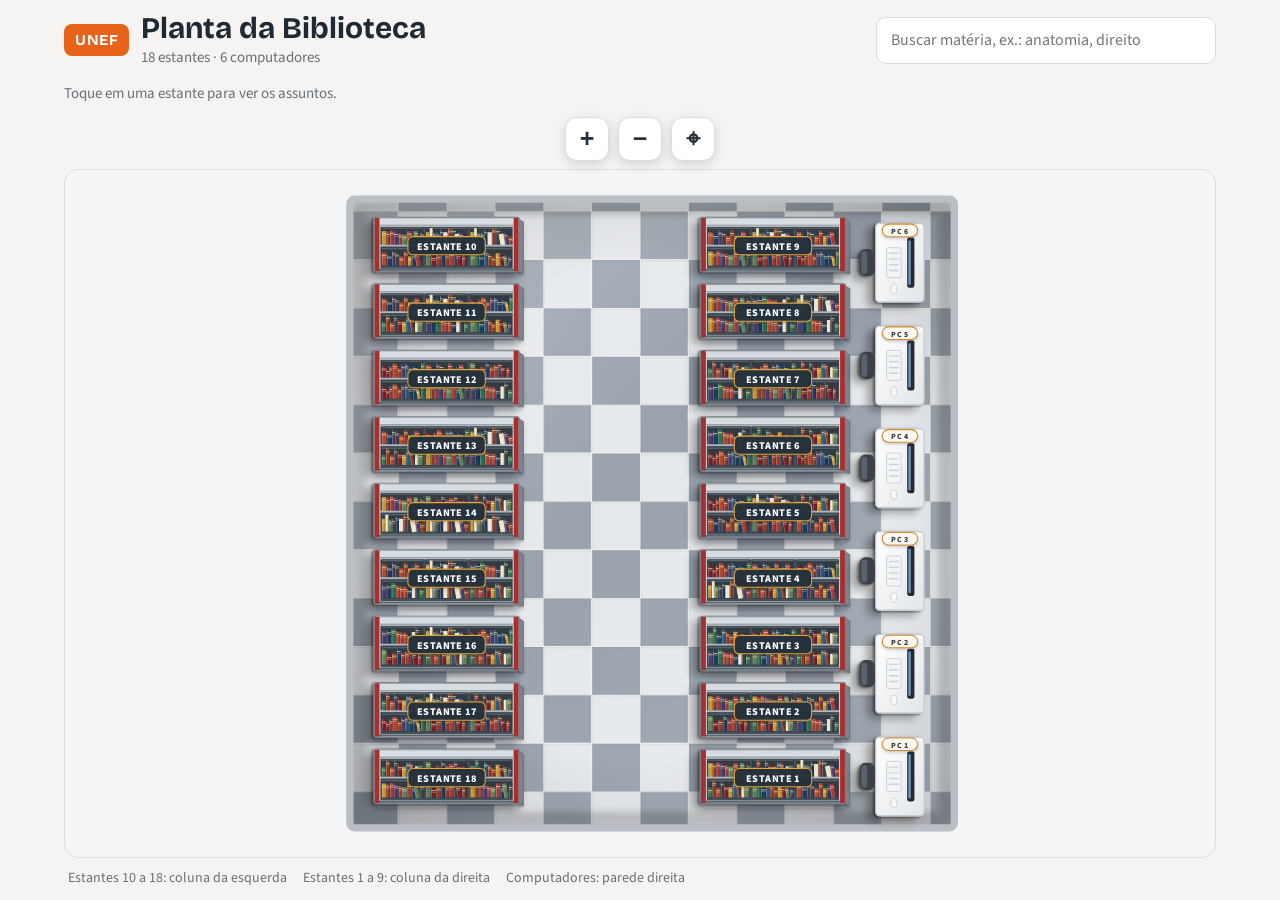
<file: public/planta-unef.html>
<!DOCTYPE html>
<html lang="pt-BR" translate="no">
<head>
<meta charset="utf-8">
<meta name="viewport" content="width=device-width, initial-scale=1, viewport-fit=cover">
<meta name="google" content="notranslate">
<title>Planta da Biblioteca · UNEF</title>
<link href="https://fonts.googleapis.com/css2?family=Bricolage+Grotesque:wght@600;700&family=Source+Sans+3:wght@400;600&display=swap" rel="stylesheet">
<style>
:root{--bg:#f5f4f2;--ink:#1f2933;--mute:#66707a;--panel:#fff;--line:#d9dde1;--ac:#E8621A;--red:#b71c1c;--blue:#1f7ae0;--wood:#8a5a3b;--wood2:#b98a5c;
box-sizing:border-box;padding-top:env(safe-area-inset-top,0px);padding-bottom:env(safe-area-inset-bottom,0px)}
@media (prefers-color-scheme:dark){:root:not([data-theme="light"]){--bg:#151a1f;--ink:#e8edf2;--mute:#9aa7b4;--panel:#1f262d;--line:#323d49}}
:root[data-theme="dark"]{--bg:#151a1f;--ink:#e8edf2;--mute:#9aa7b4;--panel:#1f262d;--line:#323d49}
html{scroll-padding-top:env(safe-area-inset-top,0px)}
*{box-sizing:border-box}
body{margin:0;background:var(--bg);color:var(--ink);font:16px/1.45 "Source Sans 3",system-ui,sans-serif}
main{width:100%;max-width:1180px;height:100vh;height:100dvh;min-height:0;margin:0 auto;padding:12px 14px;display:flex;flex-direction:column;overflow:hidden}
header{display:flex;align-items:center;gap:12px;flex-wrap:wrap;justify-content:space-between;margin-bottom:12px}
.brand{display:flex;align-items:center;gap:12px}
.logo{background:var(--ac);color:#fff;font:700 15px "Bricolage Grotesque",system-ui,sans-serif;padding:7px 11px;border-radius:8px;letter-spacing:.04em}
h1{font:700 clamp(22px,4.5vw,30px)/1.1 "Bricolage Grotesque",system-ui,sans-serif;margin:0}
.sub{color:var(--mute);margin:2px 0 0;font-size:15px}
.tools{display:flex;gap:8px;align-items:center;flex-wrap:wrap;flex:1 1 300px;justify-content:flex-end}
.search{flex:1 1 220px;max-width:340px;padding:11px 14px;border:1.5px solid var(--line);border-radius:10px;background:var(--panel);color:var(--ink);font:inherit}
.search:focus,.in:focus{outline:3px solid var(--ac);outline-offset:1px}
.b{border:1.5px solid var(--line);background:var(--panel);color:var(--ink);border-radius:9px;padding:8px 12px;font:600 14px "Source Sans 3",system-ui,sans-serif;cursor:pointer}
.b:hover{border-color:var(--red)}.b.on{background:var(--red);border-color:var(--red);color:#fff}.b.dg:hover{background:#fdecea}
.info{min-height:24px;margin:2px 0 10px;color:var(--mute);font-size:15px}
.ed{display:none;background:var(--panel);border:1px solid var(--line);border-radius:12px;padding:12px;margin-bottom:10px}
.editing .ed{display:block}
.ed h3{margin:0 0 8px;font:700 15px "Bricolage Grotesque",sans-serif}
.pal,.props{display:flex;gap:7px;flex-wrap:wrap;align-items:center}
.props{margin-top:10px;padding-top:10px;border-top:1px solid var(--line)}
.props label{font-size:13px;color:var(--mute);display:flex;align-items:center;gap:4px}
.in{width:76px;padding:6px 8px;border:1.5px solid var(--line);border-radius:8px;background:var(--bg);color:var(--ink);font:inherit}
.in.t{width:150px}
.mapwrap{width:100%;max-width:1180px;min-height:0;flex:1 1 0;margin:0 auto;background:#f4f5f7;border:1px solid var(--line);border-radius:14px;padding:8px;overflow:hidden;display:flex;align-items:center;justify-content:center}
svg{display:block;width:100%;height:100%;min-width:0;min-height:0;flex:1 1 auto;touch-action:none;cursor:grab}
.editing svg{touch-action:none}

.map-controls{position:sticky;bottom:12px;display:flex;justify-content:flex-end;gap:9px;
max-width:900px;margin:-58px auto 14px;padding:0 14px;z-index:5;pointer-events:none}
.map-controls button{pointer-events:auto;width:44px;height:44px;border:1px solid #d9dde1;
border-radius:12px;background:#fff;color:#27323b;font-size:25px;font-weight:700;
box-shadow:0 3px 12px #0002;cursor:pointer}
.map-controls button:active{transform:scale(.94)}
@media(max-width:600px){.map-controls{bottom:10px}.map-controls button{width:42px;height:42px}}

.it{cursor:default}.shelf{cursor:pointer}
.editing .it{cursor:move}
.hd{fill:#fff;stroke:var(--blue);stroke-width:3;cursor:nwse-resize}
.sl{fill:none;stroke:var(--blue);stroke-width:3;stroke-dasharray:9 6}
.obj{transition:transform .2s,opacity .2s;transform-box:fill-box;transform-origin:center}
.shelf:hover .obj,.shelf:focus-visible .obj{transform:translateY(-4px) scale(1.04)}
.editing .shelf:hover .obj{transform:none}
.shelf:focus{outline:none}
.lb{fill:#27323b;fill-opacity:.97;stroke:#e5a33a;stroke-width:1.8;rx:8px;filter:drop-shadow(0 2px 3px rgba(20,28,35,.28))}
.shelf:hover .lb,.shelf:focus-visible .lb{fill:#35434e;stroke:#ffc45b;stroke-width:2.8;filter:drop-shadow(0 3px 5px rgba(20,28,35,.38))}
.pn{fill:#fff;font-family:"Source Sans 3",system-ui,sans-serif;font-size:17px;font-weight:800;letter-spacing:.7px;text-anchor:middle;pointer-events:none}
.ring{fill:none;stroke:transparent;stroke-width:5}
.shelf.hit .ring{stroke:#f5a623}.shelf.hit .lb{fill:#6b4a19;stroke:#ffd36b;stroke-width:3}
.shelf.hit .pn{fill:#fff8df}
.shelf.dim .obj{opacity:.3}
.tg{fill:#fffaf1;fill-opacity:.98;stroke:#d88a2b;stroke-width:1.7;filter:drop-shadow(0 2px 3px rgba(20,28,35,.25))}
.tgt{fill:#303a42;font-family:"Source Sans 3",system-ui,sans-serif;font-weight:800;letter-spacing:.5px;text-anchor:middle;pointer-events:none}
.legend{display:flex;gap:16px;flex-wrap:wrap;margin:10px 4px 0;color:var(--mute);font-size:14px}
.ov{position:fixed;inset:0;background:rgba(10,16,24,.62);display:flex;align-items:center;justify-content:center;padding:14px;z-index:10;opacity:0;visibility:hidden;pointer-events:none;transition:opacity .28s ease,visibility 0s linear .28s}
.ov.on{opacity:1;visibility:visible;pointer-events:auto;transition:opacity .28s ease}
.pnl{background:var(--panel);width:min(760px,100%);max-height:100%;overflow:auto;border-radius:16px;padding:16px;animation:open .28s ease-out;transform-origin:var(--ox,50%) var(--oy,50%)}
@keyframes open{from{transform:scale(.4);opacity:0}to{transform:none;opacity:1}}
@media (prefers-reduced-motion:reduce){.ov,.pnl,.obj{animation:none;transition:none}}
.hdr{display:flex;justify-content:space-between;align-items:flex-start;gap:10px}
.hdr h2{font:700 25px "Bricolage Grotesque",sans-serif;margin:0}
.rg{color:var(--mute);margin:2px 0 0;font-size:15px}
.x{border:0;background:var(--bg);color:var(--ink);width:40px;height:40px;border-radius:50%;font-size:22px;cursor:pointer;flex:none}
.case{margin-top:12px;border:8px solid var(--wood);border-radius:6px;background:#2b2118}
.row{display:flex;gap:4px;align-items:flex-end;padding:12px 10px 0;border-bottom:10px solid var(--wood2);min-height:206px}
.row+.row{border-top:2px solid #1a130d}
.bk{flex:0 1 74px;min-width:0;height:var(--h);border:0;border-radius:3px 3px 0 0;padding:10px 3px;color:#fff;display:flex;justify-content:center;cursor:pointer;box-shadow:inset -3px 0 0 rgba(0,0,0,.25),inset 2px 0 0 rgba(255,255,255,.12);font:inherit}
.bk b{writing-mode:vertical-rl;font:600 13px/1.15 "Source Sans 3",sans-serif;max-height:calc(var(--h) - 22px);overflow:hidden;text-align:left}
.bk.on{outline:3px solid #ffc933;outline-offset:1px}
.note{color:var(--mute);font-size:14px;margin:10px 2px 0;min-height:22px}
.nav{display:flex;justify-content:space-between;gap:8px;margin-top:10px}
.nv:disabled{opacity:.35;cursor:default}
textarea{width:100%;height:240px;margin-top:10px;font:13px/1.35 ui-monospace,Menlo,monospace;background:var(--bg);color:var(--ink);border:1.5px solid var(--line);border-radius:8px;padding:8px}

.pnl{background:#25292d;color:#fff;border-radius:14px;padding:0;overflow:hidden;display:flex;flex-direction:column;max-height:92vh;width:min(580px,100%);animation:pin .42s cubic-bezier(.16,1,.3,1)}
@keyframes pin{from{transform:translateY(16px) scale(.985);opacity:0}to{transform:translateY(0) scale(1);opacity:1}}
.ph{display:flex;align-items:center;gap:12px;padding:14px 18px;background:#1c1f22}
.ph h2{font:700 17px "Source Sans 3",system-ui,sans-serif;margin:0;color:#fff}
.rgm{margin-left:auto;font:13px ui-monospace,Menlo,Consolas,monospace;color:#9be36a}
.ph .x{background:#2d3237;color:#fff;width:34px;height:34px;font-size:20px}
.lst{overflow:auto;flex:1}
.r{display:flex;gap:18px;align-items:flex-end;width:100%;text-align:left;background:#2a2e32;border:0;border-bottom:5px solid #c9a574;padding:12px 18px 0;color:#fff;cursor:pointer;font:inherit;transition:background .55s ease,box-shadow .55s ease}
.r:hover,.r:focus-visible{background:#32373c;outline:none}
.r.hl{background:#3a3524;box-shadow:inset 4px 0 0 #f5a623}.r.sel{background:#343a40;box-shadow:inset 4px 0 0 #9be36a}
.cl{flex:none;width:96px!important;min-width:0!important;height:44px!important;overflow:visible}
.bk{transition:transform .7s cubic-bezier(.22,1,.36,1);transition-delay:calc(var(--i)*28ms);will-change:transform}
.r:hover .bk,.r:focus-visible .bk{transform:translateY(-5px)}
.r:hover .tx{transform:translateX(6px)}
.tx{align-self:center;padding-bottom:12px;min-width:0;transition:transform .6s cubic-bezier(.22,1,.36,1)}
.cd{font:12px ui-monospace,Menlo,Consolas,monospace;color:#a5e06e}
.tt{font:600 17px/1.25 "Source Sans 3",system-ui,sans-serif;color:#fff}
.ft{padding:10px 14px 12px;background:#1c1f22}
.ft .note{color:#9aa7b4;margin:0 2px 8px}
.ft .b{background:transparent;color:#fff;border-color:#3d4348}
.ft .b:hover{border-color:#9be36a}
.obj{transition:transform .28s cubic-bezier(.2,.8,.2,1),filter .28s}
.shelf:hover .obj,.shelf:focus-visible .obj{transform:translateY(-6px) scale(1.035);filter:brightness(1.06) saturate(1.12)}
.t-pc{cursor:default}.t-pc:hover .obj{transform:translateY(-4px) scale(1.04);filter:brightness(1.04)}
.editing .obj{transform:none!important;filter:none!important}
#tip{position:fixed;pointer-events:none;opacity:0;transition:opacity .15s;background:#1c1f22;color:#fff;padding:7px 11px;border-radius:9px;font-size:13px;z-index:20;display:flex;flex-direction:column;box-shadow:0 6px 18px rgba(0,0,0,.3)}
#tip span{color:#9be36a;font:12px ui-monospace,Menlo,monospace}

/* POSICAO DOS CONTROLES V2 */
.map-controls{
 position:static;
 display:flex;
 justify-content:flex-end;
 gap:9px;
 max-width:900px;
 margin:0 auto 8px;
 padding:0 8px;
 pointer-events:auto;
}

/* ENQUADRAMENTO RESPONSIVO V3 */
header,.info,.map-controls,.legend{flex-shrink:0}
@media(max-width:600px){main{padding:8px 8px 10px}.mapwrap{padding:4px;min-height:0}}\n</style>
</head>
<body>
<main>
<header><div class="brand"><span class="logo">UNEF</span><div><h1>Planta da Biblioteca</h1><p class="sub">18 estantes · 6 computadores</p></div></div>
<div class="tools"><input class="search" id="q" type="search" placeholder="Buscar matéria, ex.: anatomia, direito" aria-label="Buscar matéria"><button class="b" id="eb" type="button">✏️ Editar planta</button></div></header>
<div class="ed" id="ed">
<h3>Ajustar posições</h3>
<div class="props" id="pr"><span id="sn" style="font-weight:600">Nada selecionado</span>
<label>X<input class="in" id="fx" type="number" step="10"></label><label>Y<input class="in" id="fy" type="number" step="10"></label>
<label>Largura<input class="in" id="fw" type="number" step="10" min="20"></label><label>Altura<input class="in" id="fh" type="number" step="10" min="10"></label>

<button class="b" id="rl">⟲ 90°</button><button class="b" id="rr">⟳ 90°</button></div>
<div class="props"><label><input type="checkbox" id="sp" checked> Alinhar à grade</label><button class="b" id="sv">Salvar neste navegador</button><button class="b" id="ex">Exportar / importar</button><button class="b dg" id="rs">Restaurar original</button><span id="st" style="color:var(--mute);font-size:14px"></span></div>
</div>
<div class="info" id="info">Toque em uma estante para ver os assuntos.</div>
<div class="map-controls" id="mapControls" aria-label="Controles de zoom">
<button type="button" id="zoomIn" aria-label="Aumentar zoom">+</button>
<button type="button" id="zoomOut" aria-label="Diminuir zoom">−</button>
<button type="button" id="mapReset" aria-label="Centralizar planta">⌖</button>
</div>

<div class="mapwrap"><svg id="map" viewBox="628 -32 1024 1064" role="group" aria-label="Planta da biblioteca"></svg></div>

<div class="legend"><span>Estantes 10 a 18: coluna da esquerda</span><span>Estantes 1 a 9: coluna da direita</span><span>Computadores: parede direita</span></div>
</main>
<div class="ov" id="ov" role="dialog" aria-modal="true" aria-labelledby="pt"><div class="pnl"><div class="ph"><h2 id="pt"></h2><span class="rgm" id="rg"></span><button class="x" id="cl" aria-label="Fechar">×</button></div><div class="lst" id="case"></div><div class="ft"><p class="note" id="nt"></p><div class="nav"><button class="b nv" id="pv"></button><button class="b nv" id="nx"></button></div></div></div></div>
<div id="tip"></div>
<div class="ov" id="ov2" role="dialog" aria-modal="true"><div class="pnl"><div class="hdr"><h2>Exportar / importar layout</h2><button class="x" id="c2" aria-label="Fechar">×</button></div>
<p class="rg">Copie este texto para guardar o layout. Para importar, cole um layout aqui e toque em Aplicar.</p><textarea id="js" spellcheck="false"></textarea>
<div class="nav"><button class="b" id="cp">Copiar</button><button class="b on" id="ap">Aplicar</button></div></div></div>
<script>
const ADMIN=false; // mude para false para esconder o modo de edição no site dos alunos
const D={
1:['003.5 – 007','Atlas|Anatomia|Metodologia Científica|Comunicação|Informática|AutoCAD|Software'],
2:['025.52 – 302.2','Jornalismo|Filosofia|Psicologia|Ética|Sociologia|Comunicação'],
3:['302.2 – 332.632','Comunicação|Sociologia|Política|Economia'],
4:['332.632 – 347.8','Economia|Turismo|Introdução ao Direito|Filosofia do Direito|Metodologia para o Direito|Direito Constitucional|Direito Administrativo|Direito Ambiental'],
5:['341.378 – 361.309','Direito Tributário|Direito Civil|Direito Penal|Direito do Trabalho|Arbitragem|Educação|Serviço Social'],
6:['361.4 – 501','Serviço Social|Saúde|Biossegurança|Gestão Ambiental|Educação|Teologia|Libras|Língua Portuguesa|Línguas Estrangeiras'],
7:['510 – 543','Matemática|Cálculo|Geometria|Estatística|Topografia|Física|Química'],
8:['543 – 613.23','Química|Biologia|Genética|Microbiologia|Histologia|Bioquímica|Biofísica|Nutrição|Embriologia|Enfermagem|Anatomia|Desenho para Engenharia'],
9:['613.7 – 615.82','Saúde Coletiva|Saúde Pública|Epidemiologia|Farmácia|Fisioterapia'],
10:['Trabalhos de Conclusão de Curso','Trabalhos de Conclusão de Curso'],
11:['615.14 – 616.07','Farmácia Clínica|Plantas Medicinais|Prática Farmacêutica|Cálculo em Farmácia|Fisioterapia|Toxicologia|Exercícios Aquáticos|Virologia|Patologia'],
12:['616.075 – 616.98','Exame Clínico|Exame Laboratorial|Radiologia|Citopatologia|Imunologia|Mamografia|Hematologia|Urologia|Avaliação Muscoesquelética|Técnica Laboratorial|Gestalt|Parasitologia'],
13:['616.98 – 617.634','Parasitologia|Cirurgia Bucomaxilofacial|Patologia Bucal|Odontologia|Odontologia Restauradora|Saúde Bucal|Radiologia Odontológica|Periodontia Clínica|Endodontia'],
14:['617.634 – 620.8','Canais Radiculares|Cariologia|Prótese Dentária|Implantodontia|Materiais Dentários|Citopatologia|Introdução à Engenharia|Resistência dos Materiais|Estática|Mecânica Vetorial|Engenharia dos Materiais|Ergonomia|Eletrotécnica|Eletricidade para Engenharia|Acústica'],
15:['621.3 – 658.151','Engenharia|Bioquímica de Alimentos|Administração|Contabilidade'],
16:['658.152 – 658.562','Administração Financeira|Administração RH|Administração Estratégica|Administração de Produção|Tecnologia da Informação'],
17:['658 – 720.281','Administração de Materiais|Marketing|Engenharia Química|Tecnologia de Alimentos|Técnicas de Construção|Instalações|Arte|Arquitetura'],
18:['720.284 – 981','Arquitetura|Fotografia|Redação|História|Geografia']};
for(const k in D)D[k]={r:D[k][0],s:D[k][1].split('|')};
const $=s=>document.querySelector(s),norm=s=>s.normalize('NFD').replace(/[\u0300-\u036f]/g,'').toLowerCase(),esc=s=>String(s).replace(/[&<>"]/g,c=>({'&':'&amp;','<':'&lt;','>':'&gt;','"':'&quot;'}[c]));
const RM={x:640,y:-20,w:1000,h:1040}; // sala ampliada: mais espaço à esquerda, embaixo e em cima
const BK=['#b71c1c','#e53935','#8e1b1b','#9aa3ab','#6b747c','#cfd5da','#3a4048','#f1f3f4','#d32f2f','#575f66'];
const SP=['#7b2d2d','#2d5a7b','#4a6b2f','#6b4a7b','#8a5a1f','#2d6b66','#7b3d5a','#3d4a7b'];
const rng=s=>()=>{s|=0;s=s+0x6D2B79F5|0;let t=Math.imul(s^s>>>15,1|s);t=t+Math.imul(t^t>>>7,61|t)^t;return((t^t>>>14)>>>0)/4294967296};
// Moldes disponíveis (w/h = tamanho inicial)
const T={shelf:{n:'Estante'},pc:{n:'Computador'}};
// Posições originais da UNEF, deslocadas para a direita: a sala agora é paisagem (1600×1000) com espaço livre à esquerda
const BASE=[{"id":"i1","t":"shelf","n":1,"x":1220,"y":890,"w":240,"h":90,"r":0},{"id":"i2","t":"shelf","n":2,"x":1220,"y":780,"w":240,"h":90,"r":0},{"id":"i3","t":"shelf","n":3,"x":1220,"y":670,"w":240,"h":90,"r":0},{"id":"i4","t":"shelf","n":4,"x":1220,"y":560,"w":240,"h":90,"r":0},{"id":"i5","t":"shelf","n":5,"x":1220,"y":450,"w":240,"h":90,"r":0},{"id":"i6","t":"shelf","n":6,"x":1220,"y":340,"w":240,"h":90,"r":0},{"id":"i7","t":"shelf","n":7,"x":1220,"y":230,"w":240,"h":90,"r":0},{"id":"i8","t":"shelf","n":8,"x":1220,"y":120,"w":240,"h":90,"r":0},{"id":"i9","t":"shelf","n":9,"x":1220,"y":10,"w":240,"h":90,"r":0},{"id":"i10","t":"shelf","n":10,"x":680,"y":10,"w":240,"h":90,"r":0},{"id":"i11","t":"shelf","n":11,"x":680,"y":120,"w":240,"h":90,"r":0},{"id":"i12","t":"shelf","n":12,"x":680,"y":230,"w":240,"h":90,"r":0},{"id":"i13","t":"shelf","n":13,"x":680,"y":340,"w":240,"h":90,"r":0},{"id":"i14","t":"shelf","n":14,"x":680,"y":450,"w":240,"h":90,"r":0},{"id":"i15","t":"shelf","n":15,"x":680,"y":560,"w":240,"h":90,"r":0},{"id":"i16","t":"shelf","n":16,"x":680,"y":670,"w":240,"h":90,"r":0},{"id":"i17","t":"shelf","n":17,"x":680,"y":780,"w":240,"h":90,"r":0},{"id":"i18","t":"shelf","n":18,"x":680,"y":890,"w":240,"h":90,"r":0},{"id":"i19","t":"pc","n":1,"x":1510,"y":870,"w":80,"h":130,"r":0},{"id":"i20","t":"pc","n":2,"x":1510,"y":700,"w":80,"h":130,"r":0},{"id":"i21","t":"pc","n":3,"x":1510,"y":530,"w":80,"h":130,"r":0},{"id":"i22","t":"pc","n":4,"x":1510,"y":360,"w":80,"h":130,"r":0},{"id":"i23","t":"pc","n":5,"x":1510,"y":190,"w":80,"h":130,"r":0},{"id":"i24","t":"pc","n":6,"x":1510,"y":20,"w":80,"h":130,"r":0}];
const base=()=>JSON.parse(JSON.stringify(BASE));
const tag=(t,x,y,fs,rot)=>{const w=t.length*fs*.62+26;return `<g transform="rotate(${-(rot||0)} ${x} ${y})"><rect class="tg" x="${x-w/2}" y="${y-fs*.9}" width="${w}" height="${fs*1.6}" rx="${fs*.8}"/><text class="tgt" x="${x}" y="${y+fs*.35}" font-size="${fs}">${esc(t)}</text></g>`};
function dShelf(it){
 const {n,w,h}=it,r=rng(n*131+7),ex=Math.min(9,w*.055),lip=Math.min(13,h*.15),rows=h>=64?2:1;
 const innerW=w-2*ex-8,innerH=h-lip-9,bw=innerW/3,rh=innerH/rows;
 // Estante vista de cima: profundidade discreta, nichos abertos e lombadas aparentes.
 let o=`<g class="obj">
 <rect x="5" y="7" width="${w}" height="${h}" rx="3" fill="#26313a" fill-opacity=".20" filter="url(#bl)"/>
 <path d="M 0 4 L ${w} 4 L ${w+7} 8 L 7 8 Z" fill="#fff" fill-opacity=".55"/>
 <path d="M ${w} 4 L ${w+7} 8 L ${w+7} ${h+4} L ${w} ${h} Z" fill="#7b858d" stroke="#66717a" stroke-width="1.5"/>
 <rect x="0" y="0" width="${w}" height="${h}" rx="3" fill="#c5ccd1" stroke="#78838c" stroke-width="2"/>
 <rect x="${ex}" y="${lip}" width="${w-2*ex}" height="${h-lip-5}" rx="1" fill="#46515a"/>
 <rect x="${ex}" y="${lip}" width="${w-2*ex}" height="3" fill="#e8ecef" fill-opacity=".7"/>`;
 for(let b=0;b<3;b++)for(let k=0;k<rows;k++){
  const bx=ex+3+b*(bw+2),ry=lip+3+k*rh,cellH=rh-3;
  o+=`<g transform="translate(${bx} ${ry})">
   <rect width="${bw-2}" height="${cellH}" rx="1" fill="#303b43"/>
   <use href="#br${r()*8|0}" y="${Math.max(0,cellH-34)}"/>
   <rect x="1" y="1" width="${bw-4}" height="2" fill="#fff" fill-opacity=".22"/>
  </g>`;
 }
 o+=`<path d="M ${ex} ${lip+innerH/rows} H ${w-ex}" stroke="#aeb7bd" stroke-width="3"/>
 <path d="M ${ex} ${lip} V ${h-5} M ${w-ex} ${lip} V ${h-5}" stroke="#dce1e5" stroke-width="3"/>
 <rect x="1" y="1" width="${w-2}" height="${lip-1}" rx="2" fill="#d8dde1" stroke="#929ca4" stroke-width="1.5"/>
 <path d="M 2 ${h-3} H ${w-2}" stroke="#59646d" stroke-width="3"/>
 <rect x="1" y="1" width="${ex-1}" height="${h-2}" fill="#a92d2d"/>
 <rect x="${w-ex}" y="1" width="${ex-1}" height="${h-2}" fill="#a92d2d"/>
 <rect class="lb" x="${w/2-64}" y="${h/2-13}" width="128" height="30" rx="2"/>
 <text class="pn" transform="rotate(${-(it.r||0)} ${w/2} ${h/2+2})" x="${w/2}" y="${h/2+9}" font-size="20">ESTANTE ${n}</text>
 <rect class="ring" x="-3" y="-3" width="${w+13}" height="${h+13}" rx="4"/></g>`;
 return o;
}
function dPc(it){const sx=it.w/80,sy=it.h/110,n=it.n;return `<g class="obj"><g transform="scale(${sx} ${sy})"><rect x="-27" y="36" width="26" height="38" rx="10" fill="#3a4048"/><rect x="-24" y="39" width="10" height="32" rx="5" fill="#59626b"/><rect width="80" height="110" rx="6" fill="url(#gdk)" stroke="#c4cbd1" stroke-width="2"/><rect x="3" y="2.5" width="74" height="3.5" rx="1.7" fill="#fff"/><rect x="52" y="20" width="12" height="70" rx="3" fill="#252a30"/><rect x="54" y="24" width="4" height="62" rx="1" fill="#6f95bd"/><rect x="18" y="34" width="24" height="42" rx="3" fill="#f2f4f6" stroke="#b7c0c7"/><path d="M22 42h16M22 50h16M22 58h16M22 66h16" stroke="#cdd3d8" stroke-width="2"/><ellipse cx="30" cy="92" rx="5" ry="7" fill="#f7f8fa" stroke="#b7c0c7"/></g>${tag('PC '+n,it.w/2,it.h*.1,13,it.r)}</g>`}
const DR={shelf:dShelf,pc:dPc};
let items=[],sel=null,edit=false,seq=0,term='',cur=0;
const KEY='unef-planta-v4',svg=$('#map');
const tr=it=>`translate(${it.x} ${it.y}) rotate(${it.r||0} ${it.w/2} ${it.h/2})`;
const OV={};
function itemSVG(it){const d=DR[it.t](it),isS=it.t==='shelf',on=edit&&sel===it.id,k=((it.r||0)/90%4+4)%4,ov=OV[it.t]!=null?`<rect width="${it.w}" height="${it.h}" rx="${OV[it.t]}" fill="url(#gsh)" pointer-events="none"/>`:'';
 let s=`<g class="it${isS?' shelf':''} t-${it.t}" data-id="${it.id}"${isS?` data-n="${it.n}" tabindex="0" role="button" aria-label="Estante ${it.n}: ${esc(D[it.n].r)}"`:''} transform="${tr(it)}">${isS?'':`<title>${T[it.t].n+' '+it.n}</title>`}<rect width="${it.w}" height="${it.h}" fill="transparent"/><g filter="url(#sd${k})">${d}${ov}</g>`;
 if(on)s+=`<rect class="sl" x="-4" y="-4" width="${it.w+8}" height="${it.h+8}"/><rect class="hd" data-h="1" x="${it.w-8}" y="${it.h-8}" width="24" height="24" rx="5"/>`;
 return s+'</g>'}
const PL=['#7a1f2b','#1f3a5f','#2f6f4f','#c9962d','#efe6d2','#2d5a7b','#8a3b2d','#4a3b6b','#3b3f46','#b5442f','#5f7f5a','#a63a3a'];
const rowDefs=Array.from({length:8},(_,k)=>{const r=rng(k*977+13);let x=1,o='';while(x<66){const w=4.6+r()*3.6,h=15+r()*13,c=PL[r()*PL.length|0],tilt=x>50&&r()>.6,X=x.toFixed(1),Y=(30-h).toFixed(1);
 o+=`<g${tilt?` transform="rotate(-10 ${x+w} 30)"`:''}><rect x="${X}" y="${Y}" width="${w.toFixed(1)}" height="${h.toFixed(1)}" rx="1" fill="${c}"/><rect x="${X}" y="${Y}" width="1.3" height="${h.toFixed(1)}" fill="#fff" fill-opacity=".28"/><rect x="${(x+w-1).toFixed(1)}" y="${Y}" width="1" height="${h.toFixed(1)}" fill="#000" fill-opacity=".22"/><rect x="${X}" y="${(30-h+4).toFixed(1)}" width="${w.toFixed(1)}" height="1.4" fill="#f4dc9a" fill-opacity=".85"/><rect x="${X}" y="${(30-h+7).toFixed(1)}" width="${w.toFixed(1)}" height=".9" fill="#f4dc9a" fill-opacity=".55"/></g>`;x+=w+.5}
 return `<g id="br${k}">${o}</g>`}).join('');
const filt=k=>{const [x,y]=[[-14,8],[8,14],[14,-8],[-8,-14]][k];return `<filter id="sd${k}" x="-40%" y="-40%" width="190%" height="190%"><feGaussianBlur in="SourceAlpha" stdDeviation="7" result="b1"/><feOffset in="b1" dx="${x}" dy="${y}" result="o1"/><feComponentTransfer in="o1" result="s1"><feFuncA type="linear" slope=".32"/></feComponentTransfer><feGaussianBlur in="SourceAlpha" stdDeviation="1.8" result="b2"/><feOffset in="b2" dx="${x*.25}" dy="${y*.3}" result="o2"/><feComponentTransfer in="o2" result="s2"><feFuncA type="linear" slope=".45"/></feComponentTransfer><feMerge><feMergeNode in="s1"/><feMergeNode in="s2"/><feMergeNode in="SourceGraphic"/></feMerge></filter>`};
const defs=`<defs>${rowDefs}${[0,1,2,3].map(filt).join('')}<linearGradient id="gwd" x1="0" y1="0" x2="1" y2="1"><stop offset="0" stop-color="#6f5847"/><stop offset="1" stop-color="#47362b"/></linearGradient><pattern id="ck" width="160" height="160" patternUnits="userSpaceOnUse"><rect width="160" height="160" fill="#e6e9ec"/><rect width="80" height="80" fill="#9aa3ad"/><rect x="80" y="80" width="80" height="80" fill="#9aa3ad"/><path d="M0 0H160M0 80H160M0 0V160M80 0V160" stroke="#fff" stroke-opacity=".75" stroke-width="2"/><path d="M0 2H160M0 82H160M2 0V160M82 0V160" stroke="#000" stroke-opacity=".05" stroke-width="2"/></pattern><linearGradient id="gdk" x1="0" y1="0" x2="1" y2="1"><stop offset="0" stop-color="#ffffff"/><stop offset="1" stop-color="#e2e6e9"/></linearGradient><linearGradient id="shn" x1="0" y1="0" x2="1" y2="1"><stop offset="0" stop-color="#fff" stop-opacity=".28"/><stop offset=".45" stop-color="#fff" stop-opacity="0"/><stop offset="1" stop-color="#fff" stop-opacity=".12"/></linearGradient><linearGradient id="gsh" x1="0" y1="0" x2="0" y2="1"><stop offset="0" stop-color="#fff" stop-opacity=".4"/><stop offset=".45" stop-color="#fff" stop-opacity="0"/><stop offset="1" stop-color="#000" stop-opacity=".2"/></linearGradient><linearGradient id="gtop" x1="0" y1="0" x2="0" y2="1"><stop offset="0" stop-color="#f0f2f4"/><stop offset="1" stop-color="#b8c0c7"/></linearGradient><linearGradient id="glip" x1="0" y1="0" x2="0" y2="1"><stop offset="0" stop-color="#e84a4a"/><stop offset="1" stop-color="#a31515"/></linearGradient><linearGradient id="gbody" x1="0" y1="0" x2="0" y2="1"><stop offset="0" stop-color="#e3e7ea"/><stop offset="1" stop-color="#b3bbc2"/></linearGradient><linearGradient id="gcap" x1="0" y1="0" x2="1" y2="0"><stop offset="0" stop-color="#d63a3a"/><stop offset="1" stop-color="#8e1b1b"/></linearGradient><linearGradient id="gin" x1="0" y1="0" x2="0" y2="1"><stop offset="0" stop-color="#000" stop-opacity=".55"/><stop offset="1" stop-color="#000" stop-opacity="0"/></linearGradient><radialGradient id="vg" cx=".5" cy=".5" r=".72"><stop offset=".55" stop-color="#000" stop-opacity="0"/><stop offset="1" stop-color="#000" stop-opacity=".17"/></radialGradient><filter id="bl" x="-20%" y="-20%" width="140%" height="140%"><feGaussianBlur stdDeviation="5"/></filter><filter id="sh" x="-15%" y="-15%" width="130%" height="140%"><feDropShadow dx="-6" dy="5" stdDeviation="4" flood-opacity=".25"/></filter><pattern id="gr" width="64" height="64" patternUnits="userSpaceOnUse"><rect width="64" height="64" fill="#e3e6e5"/><g fill="#000" fill-opacity=".09"><circle cx="8" cy="12" r="1.6"/><circle cx="40" cy="6" r="1.2"/><circle cx="22" cy="38" r="1.8"/><circle cx="54" cy="30" r="1.4"/><circle cx="12" cy="56" r="1.2"/><circle cx="46" cy="54" r="1.7"/></g><g fill="#fff" fill-opacity=".7"><circle cx="30" cy="20" r="1.8"/><circle cx="58" cy="10" r="1.3"/><circle cx="4" cy="34" r="1.5"/><circle cx="36" cy="48" r="1.6"/></g></pattern></defs><rect x="${RM.x}" y="${RM.y}" width="${RM.w}" height="${RM.h}" rx="8" fill="url(#ck)"/><rect x="${RM.x}" y="${RM.y}" width="${RM.w}" height="${RM.h}" rx="8" fill="url(#shn)"/><rect x="${RM.x}" y="${RM.y}" width="${RM.w}" height="${RM.h}" rx="8" fill="url(#vg)"/><rect x="${RM.x+14}" y="${RM.y+14}" width="${RM.w-28}" height="${RM.h-28}" rx="6" fill="none" stroke="#000" stroke-opacity=".16" stroke-width="26" filter="url(#bl)"/><rect x="${RM.x}" y="${RM.y}" width="${RM.w}" height="${RM.h}" rx="8" fill="none" stroke="#b9bfc4" stroke-width="12"/>`;
function paint(){svg.innerHTML=defs+items.map(itemSVG).join('');mark()}
function one(it){const g=svg.querySelector(`[data-id="${it.id}"]`);if(g)g.outerHTML=itemSVG(it);mark()}
const hit=n=>term&&(norm(D[n].r).includes(term)||D[n].s.some(t=>norm(t).includes(term)));
function mark(){document.querySelectorAll('.shelf').forEach(g=>{const n=+g.dataset.n,m=hit(n);g.classList.toggle('hit',!!m);g.classList.toggle('dim',!!term&&!m)})}
// Estante aberta
const PAL=['#1f3a5f','#2f6f4f','#c2542d','#e8b83a','#efe9dc','#a63a3a','#2d5a7b','#6b4a7b','#4a8b6a','#d9a22e','#8c2f39','#3b4a6b'];
function cluster(seed){const r=rng(seed);let x=3,o='';const c=6+(r()*3|0);for(let i=0;i<c;i++){const w=7+(r()*4|0),h=18+(r()*22|0),col=PAL[r()*PAL.length|0],tilt=i===c-1&&r()>.5;
 o+=`<g class="bk" style="--i:${i}"><g${tilt?` transform="rotate(-13 ${x+w} 43)"`:''}><rect x="${x}" y="${43-h}" width="${w}" height="${h}" rx="1.5" fill="${col}"/><rect x="${x}" y="${43-h}" width="1.8" height="${h}" fill="#fff" fill-opacity=".22"/><rect x="${x}" y="${43-h+6}" width="${w}" height="1.6" fill="#fff" fill-opacity=".6"/><rect x="${x}" y="${43-h+10}" width="${w}" height="1.1" fill="#fff" fill-opacity=".35"/></g></g>`;x+=w+1}
 return `<svg class="cl" viewBox="0 0 100 44" width="96" height="44" aria-hidden="true">${o}</svg>`}
const SCENE={x:640,y:-20,w:960,h:1040};
const svgAspect=()=>svg.clientWidth/Math.max(1,svg.clientHeight);
function fitScene(){
 const a=svgAspect(),pad=35;
 let w=SCENE.w+pad*2,h=SCENE.h+pad*2;
 if(w/h<a)w=h*a;else h=w/a;
 return [SCENE.x+SCENE.w/2-w/2,SCENE.y+SCENE.h/2-h/2,w,h];
}
const VB0=fitScene();let vb=VB0.slice(),af=0;

const setVB=v=>{vb=v;svg.setAttribute('viewBox',v.map(x=>+x.toFixed(2)).join(' '))};
const ajustarEnquadramento=()=>{
 cancelAnimationFrame(af);
 if($('#ov').classList.contains('on')&&cur)setVB(zvb(cur));
 else setVB(fitScene());
};
window.addEventListener('resize',ajustarEnquadramento);
if('ResizeObserver' in window){
 new ResizeObserver(ajustarEnquadramento).observe($('.mapwrap'));
}

function zvb(n){const it=items.find(i=>i.t==='shelf'&&i.n===n);if(!it)return VB0.slice();const W=640,H=W/svgAspect();return[it.x+it.w/2-W/2,it.y+it.h/2-H/2,W,H]}
function anim(to,ms,cb,delay=0){cancelAnimationFrame(af);const from=vb.slice();if(matchMedia('(prefers-reduced-motion:reduce)').matches){setVB(to);cb&&cb();return}
 const t0=performance.now()+delay,ease=x=>x<.5?4*x*x*x:1-Math.pow(-2*x+2,3)/2,step=q=>{if(q<t0){af=requestAnimationFrame(step);return}const k=Math.min(1,(q-t0)/ms),e=ease(k);setVB(from.map((v,i)=>v+(to[i]-v)*e));if(k<1)af=requestAnimationFrame(step);else cb&&cb()};af=requestAnimationFrame(step)}

function zoomManual(fator){
 const cx=vb[0]+vb[2]/2,cy=vb[1]+vb[3]/2;
 const w=Math.max(300,Math.min(2200,vb[2]*fator));
 const h=w/svgAspect();
 anim([cx-w/2,cy-h/2,w,h],250);
}
$('#zoomIn').onclick=()=>zoomManual(.8);
$('#zoomOut').onclick=()=>zoomManual(1.25);
$('#mapReset').onclick=()=>anim(fitScene(),350);
function zoomOpen(n){if(edit)return;$('#tip').style.opacity=0;anim(zvb(n),720,()=>open(n))}
function open(n){cur=n;const d=D[n];setVB(zvb(n));$('#pt').textContent='Estante '+n;$('#rg').textContent=d.r;
 $('#case').innerHTML=d.s.map((s,i)=>`<button class="r${term&&norm(s).includes(term)?' hl':''}">${cluster(n*31+i)}<div class="tx"><div class="cd">Estante ${n} · ${String(i+1).padStart(2,'0')}</div><div class="tt">${esc(s)}</div></div></button>`).join('');
 $('#nt').textContent=d.s.length+' assunto(s) nesta estante';
 $('#pv').textContent=n>1?'← Estante '+(n-1):'';$('#pv').disabled=n<=1;$('#nx').textContent=n<18?'Estante '+(n+1)+' →':'';$('#nx').disabled=n>=18;
 const o=$('#ov');o.classList.remove('on');void o.offsetWidth;o.classList.add('on');$('#cl').focus();try{history.replaceState(null,'','#estante-'+n)}catch(e){}}
$('#case').addEventListener('click',e=>{const b=e.target.closest('.r');if(b){document.querySelectorAll('#case .r').forEach(x=>x.classList.remove('sel'));b.classList.add('sel')}});
function close(){$('#ov').classList.remove('on');try{history.replaceState(null,'',location.pathname+location.search)}catch(e){}anim(fitScene(),700,()=>{const g=document.querySelector(`.shelf[data-n="${cur}"]`);g&&g.focus({preventScroll:true})})}
$('#cl').onclick=close;$('#ov').onclick=e=>{if(e.target.id=='ov')close()};$('#pv').onclick=()=>open(cur-1);$('#nx').onclick=()=>open(cur+1);

/* ARRASTAR MAPA - CONSULTA */
let pan=null,bloquearCliqueAte=0;
svg.addEventListener('pointerdown',e=>{
 if(edit||e.button!==0)return;
 pan={x:e.clientX,y:e.clientY,vb:vb.slice(),moved:false};
});
window.addEventListener('pointermove',e=>{
 if(!pan||edit)return;
 const dx=e.clientX-pan.x,dy=e.clientY-pan.y;
 if(!pan.moved&&Math.hypot(dx,dy)<5)return;
 pan.moved=true;
 const w=svg.clientWidth,h=svg.clientHeight;
 if(!w||!h)return;
 setVB([
  pan.vb[0]-dx*pan.vb[2]/w,
  pan.vb[1]-dy*pan.vb[3]/h,
  pan.vb[2],pan.vb[3]
 ]);
 e.preventDefault();
},{passive:false});
window.addEventListener('pointerup',()=>{
 if(!pan)return;
 if(pan.moved)bloquearCliqueAte=performance.now()+350;
 pan=null;
});
window.addEventListener('pointercancel',()=>{pan=null});

svg.addEventListener('click',e=>{
 if(edit)return;
 if(performance.now()<bloquearCliqueAte){e.preventDefault();e.stopPropagation();return}
 const g=e.target.closest('.shelf');
 g&&zoomOpen(+g.dataset.n);
});

svg.addEventListener('mousemove',e=>{const tp=$('#tip'),g=!edit&&e.target.closest('.shelf');if(!g){tp.style.opacity=0;return}const n=+g.dataset.n;tp.innerHTML=`<b>Estante ${n}</b><span>${esc(D[n].r)} · ${D[n].s.length} assuntos</span>`;tp.style.opacity=1;tp.style.left=Math.min(e.clientX+16,innerWidth-250)+'px';tp.style.top=e.clientY+16+'px'});
svg.addEventListener('mouseleave',()=>{$('#tip').style.opacity=0});
svg.addEventListener('keydown',e=>{if(edit)return;const g=e.target.closest('.shelf');if(g&&(e.key=='Enter'||e.key==' ')){e.preventDefault();zoomOpen(+g.dataset.n)}});
$('#q').addEventListener('input',e=>{term=norm(e.target.value.trim());mark();const h=items.filter(i=>i.t==='shelf'&&hit(i.n)).map(i=>i.n).sort((a,b)=>a-b);
 $('#info').textContent=!term?'Toque em uma estante para ver os assuntos.':h.length?`Encontrado na${h.length>1?'s estantes':' estante'} ${h.join(', ')}.`:'Nenhuma matéria encontrada. Tente outra palavra.'});
window.addEventListener('message',e=>{const d=e.data;if(d&&d.type==='UNEF_SELECT_SHELF'){const n=Number(d.shelf);if(D[n])zoomOpen(n)}});
// ---------- Modo de edição ----------
const cur_=()=>items.find(i=>i.id===sel),snap=v=>$('#sp').checked?Math.round(v/10)*10:Math.round(v);
function msg(t){$('#st').textContent=t;clearTimeout(msg.t);msg.t=setTimeout(()=>$('#st').textContent='',3500)}
function save(q){try{localStorage.setItem(KEY,JSON.stringify(items));if(!q)msg('Layout salvo neste navegador.')}catch(e){if(!q)msg('Não foi possível salvar aqui. Use Exportar.')}}
function fields(){const it=cur_();$('#sn').textContent=it?(it.t==='shelf'?'Estante '+it.n:it.t==='pc'?'Computador '+it.n:T[it.t].n):'Nada selecionado';
 for(const [k,f] of [['x','fx'],['y','fy'],['w','fw'],['h','fh']])$('#'+f).value=it?Math.round(it[k]):'';}
function select(id){const o=sel;sel=id;const a=items.find(i=>i.id===o),b=cur_();if(a)one(a);if(b)one(b);fields()}
function toggle(){edit=!edit;document.body.classList.toggle('editing',edit);$('#eb').classList.toggle('on',edit);$('#eb').textContent=edit?'✔ Concluir edição':'✏️ Editar planta';
 if(!edit){const o=sel;sel=null;paint()}else paint();$('#info').textContent=edit?'Arraste para mover, use o quadrado azul do canto para redimensionar. Setas do teclado ajustam a posição.':'Toque em uma estante para ver os assuntos.';fields()}
if(!ADMIN)$('#eb').style.display='none';else $('#eb').onclick=toggle;
let dr=null;const pt=e=>{const p=new DOMPoint(e.clientX,e.clientY).matrixTransform(svg.getScreenCTM().inverse());return p};
svg.addEventListener('pointerdown',e=>{if(!edit)return;const g=e.target.closest('.it');if(!g){select(null);return}
 const it=items.find(i=>i.id===g.dataset.id);e.preventDefault();if(sel!==it.id)select(it.id);const p=pt(e);dr={id:it.id,res:!!e.target.dataset.h,sx:p.x,sy:p.y,x:it.x,y:it.y,w:it.w,h:it.h};svg.setPointerCapture(e.pointerId)});
svg.addEventListener('pointermove',e=>{if(!dr)return;const it=cur_(),p=pt(e),dx=p.x-dr.sx,dy=p.y-dr.sy;
 if(dr.res){const a=(it.r||0)*Math.PI/180,lx=dx*Math.cos(a)+dy*Math.sin(a),ly=-dx*Math.sin(a)+dy*Math.cos(a);it.w=Math.max(20,snap(dr.w+lx));it.h=Math.max(10,snap(dr.h+ly));one(it)}
 else{it.x=Math.max(RM.x,Math.min(RM.x+RM.w-it.w,snap(dr.x+dx)));it.y=Math.max(RM.y,Math.min(RM.y+RM.h-it.h,snap(dr.y+dy)));const g=svg.querySelector(`[data-id="${it.id}"]`);g&&g.setAttribute('transform',tr(it))}fields()});
const end=()=>{if(dr){dr=null;save(1)}};svg.addEventListener('pointerup',end);svg.addEventListener('pointercancel',end);
function upd(k,v){const it=cur_();if(!it)return;it[k]=v;one(it);save(1)}
for(const [f,k] of [['fx','x'],['fy','y'],['fw','w'],['fh','h']])$('#'+f).onchange=e=>{const v=Number(e.target.value);if(Number.isFinite(v))upd(k,k==='w'?Math.max(20,v):k==='h'?Math.max(10,v):v)};
const rot=d=>{const it=cur_();if(it){it.r=((it.r||0)+d+360)%360;one(it);save(1)}};$('#rl').onclick=()=>rot(-90);$('#rr').onclick=()=>rot(90);
document.addEventListener('keydown',e=>{if(e.key=='Escape'){if($('#ov2').classList.contains('on'))return $('#ov2').classList.remove('on');if($('#ov').classList.contains('on'))close();return}
 if(!edit||!sel||/INPUT|TEXTAREA/.test(document.activeElement.tagName))return;const it=cur_(),s=e.shiftKey?1:10,m={ArrowLeft:[-s,0],ArrowRight:[s,0],ArrowUp:[0,-s],ArrowDown:[0,s]}[e.key];
 if(m){e.preventDefault();it.x+=m[0];it.y+=m[1];one(it);fields();save(1)}});
$('#sv').onclick=()=>save();
$('#rs').onclick=()=>{if(!confirm('Voltar ao layout original (apenas estantes e computadores)?'))return;items=base();seq=items.length;sel=null;paint();fields();try{localStorage.removeItem(KEY)}catch(e){}};
$('#ex').onclick=()=>{$('#js').value=JSON.stringify(items);$('#ov2').classList.add('on')};$('#c2').onclick=()=>$('#ov2').classList.remove('on');
$('#cp').onclick=()=>{$('#js').select();try{navigator.clipboard.writeText($('#js').value)}catch(e){try{document.execCommand('copy')}catch(_){}}};
$('#ap').onclick=()=>{try{const a=JSON.parse($('#js').value);if(!Array.isArray(a)||a.some(i=>!DR[i.t]||![i.x,i.y,i.w,i.h].every(Number.isFinite)))throw 0;items=a;seq=Math.max(0,...a.map(i=>+String(i.id).slice(1)||0));sel=null;paint();fields();save(1);$('#ov2').classList.remove('on');msg('Layout aplicado.')}catch(e){alert('Layout inválido. Confira o texto colado.')}};
// Início: carrega layout salvo (se houver) ou o original
items=base();seq=items.length;
try{const a=JSON.parse(localStorage.getItem(KEY));if(Array.isArray(a)&&a.length&&a.every(i=>DR[i.t]&&[i.x,i.y,i.w,i.h].every(Number.isFinite))){items=a;seq=Math.max(0,...a.map(i=>+String(i.id).slice(1)||0))}}catch(e){}
paint();fields();
const hs=location.hash.match(/^#estante-(\d+)$/);if(hs&&D[+hs[1]])zoomOpen(+hs[1]);
</script>
</body>
</html>
</file>
